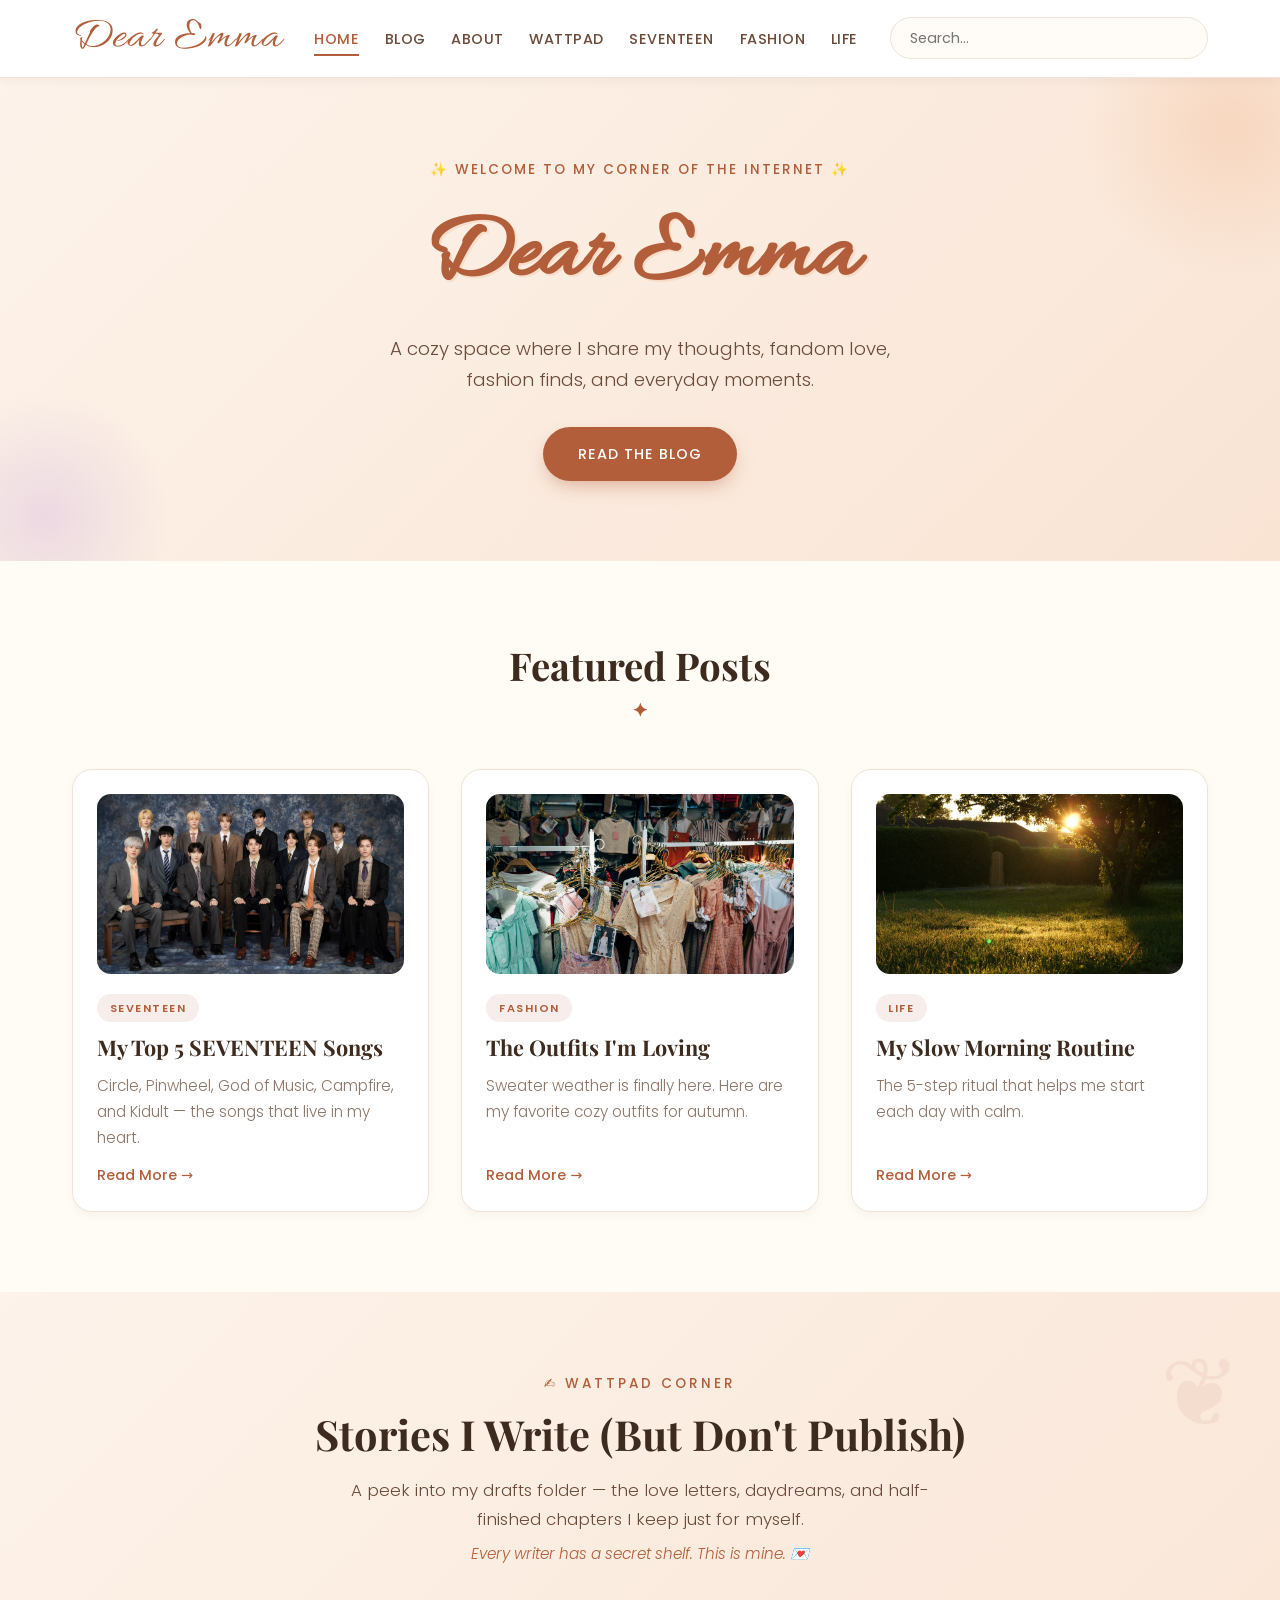
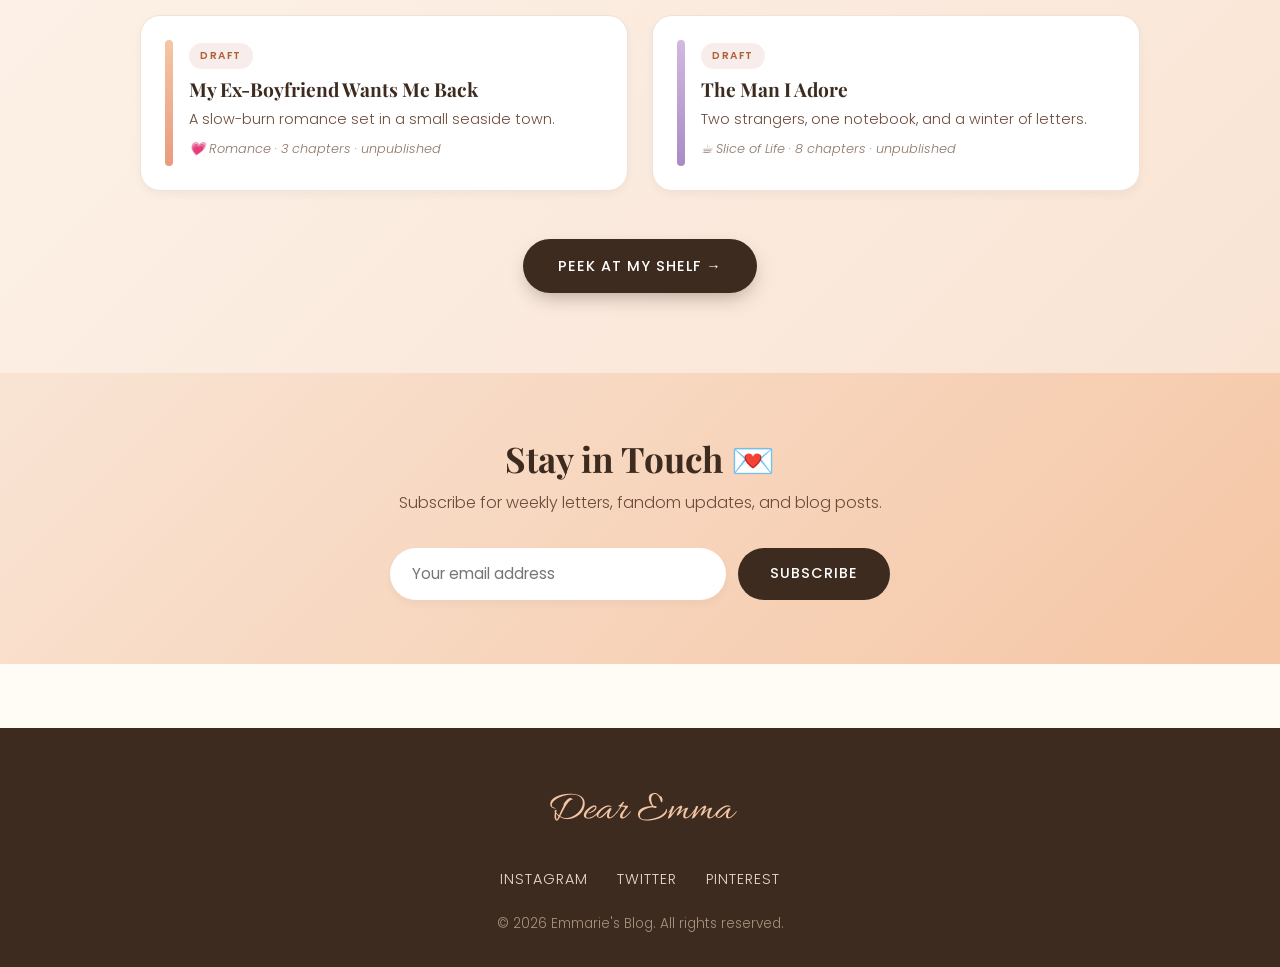
<file: index.html>
<!DOCTYPE html>
<html lang="en">
<head>
  <meta charset="UTF-8">
  <meta name="viewport" content="width=device-width, initial-scale=1.0">
  <title>Dear Emma — Home</title>
  <link rel="preconnect" href="https://fonts.googleapis.com">
  <link rel="preconnect" href="https://fonts.gstatic.com" crossorigin>
  <link href="https://fonts.googleapis.com/css2?family=Allura&family=Playfair+Display:wght@400;600;700&family=Poppins:wght@300;400;500;600&display=swap" rel="stylesheet">
  <link rel="stylesheet" href="style.css">
</head>
<body>

  <!-- ===== HEADER ===== -->
  <header class="site-header">
    <div class="header-inner">
      <a href="index.html" class="logo">Dear Emma</a>

      <nav class="main-nav">
        <ul>
          <li><a href="index.html">Home</a></li>
          <li><a href="blog.html">Blog</a></li>
          <li><a href="about.html">About</a></li>
          <li><a href="wattpad.html">Wattpad</a></li>
          <li><a href="seventeen.html">SEVENTEEN</a></li>
          <li><a href="fashion.html">Fashion</a></li>
          <li><a href="life.html">Life</a></li>
        </ul>
      </nav>

      <div class="search-box">
        <input type="text" placeholder="Search...">
      </div>
    </div>
  </header>

  <!-- ===== HERO ===== -->
  <section class="hero">
    <div class="hero-content">
      <p class="hero-tag">✨ Welcome to my corner of the internet ✨</p>
      <h1>Dear Emma</h1>
      <p class="hero-sub">A cozy space where I share my thoughts, fandom love, fashion finds, and everyday moments.</p>
      <a href="blog.html" class="btn">Read the Blog</a>
    </div>
  </section>

  <!-- ===== FEATURED POSTS ===== -->
  <section class="featured">
    <h2 class="section-title">Featured Posts</h2>

    <div class="post-grid">

      <article class="post-card">
        <img src="images/seventeen-boy-band-3840x2160-22915.jpg" alt="SEVENTEEN" class="post-img">
        <span class="tag">SEVENTEEN</span>
        <h3>My Top 5 SEVENTEEN Songs</h3>
        <p>Circle, Pinwheel, God of Music, Campfire, and Kidult — the songs that live in my heart.</p>
        <a href="seventeen.html" class="read-more">Read More →</a>
      </article>

      <article class="post-card">
        <img src="images/fashion.jpg" alt="Cozy autumn outfit" class="post-img">
        <span class="tag">FASHION</span>
        <h3>The Outfits I'm Loving</h3>
        <p>Sweater weather is finally here. Here are my favorite cozy outfits for autumn.</p>
        <a href="fashion.html" class="read-more">Read More →</a>
      </article>

      <article class="post-card">
        <img src="images/morning.jpg" alt="Cozy morning coffee" class="post-img">
        <span class="tag">LIFE</span>
        <h3>My Slow Morning Routine</h3>
        <p>The 5-step ritual that helps me start each day with calm.</p>
        <a href="life.html" class="read-more">Read More →</a>
      </article>

    </div>
  </section>

  <!-- ===== WATTPAD CORNER ===== -->
  <section class="wattpad-corner">
    <div class="wattpad-inner">

      <div class="wattpad-text">
        <p class="wattpad-label">✍️ Wattpad Corner</p>
        <h2 class="wattpad-title">Stories I Write (But Don't Publish)</h2>
        <p class="wattpad-sub">A peek into my drafts folder — the love letters, daydreams, and half-finished chapters I keep just for myself.</p>
        <p class="wattpad-note">Every writer has a secret shelf. This is mine. 💌</p>
      </div>

      <div class="wattpad-shelf">
        <div class="story-card">
          <div class="story-spine" style="background: linear-gradient(180deg, #f5c6a5, #e89b7d);"></div>
          <div class="story-info">
            <span class="story-status">draft</span>
            <h3>My Ex-Boyfriend Wants Me Back</h3>
            <p>A slow-burn romance set in a small seaside town.</p>
            <p class="story-meta">💗 Romance · 3 chapters · unpublished</p>
          </div>
        </div>

        <div class="story-card">
          <div class="story-spine" style="background: linear-gradient(180deg, #d4b8e0, #a88bc4);"></div>
          <div class="story-info">
            <span class="story-status">draft</span>
            <h3>The Man I Adore</h3>
            <p>Two strangers, one notebook, and a winter of letters.</p>
            <p class="story-meta">☕ Slice of Life · 8 chapters · unpublished</p>
          </div>
        </div>
      </div>

      <a href="wattpad.html" class="wattpad-btn">Peek at My Shelf →</a>
    </div>
  </section>

  <!-- ===== NEWSLETTER ===== -->
  <section class="newsletter">
    <h2>Stay in Touch 💌</h2>
    <p>Subscribe for weekly letters, fandom updates, and blog posts.</p>
    <form class="newsletter-form">
      <input type="email" placeholder="Your email address" required>
      <button type="submit">Subscribe</button>
    </form>
  </section>

  <!-- ===== FOOTER ===== -->
  <footer class="site-footer">
    <div class="footer-inner">
      <a href="index.html" class="footer-logo">Dear Emma</a>
      <ul class="socials">
        <li><a href="#">Instagram</a></li>
        <li><a href="#">Twitter</a></li>
        <li><a href="#">Pinterest</a></li>
      </ul>
      <p>&copy; 2026 Emmarie's Blog. All rights reserved.</p>
    </div>
  </footer>

  <script src="script.js"></script>
</body>
</html>
</file>
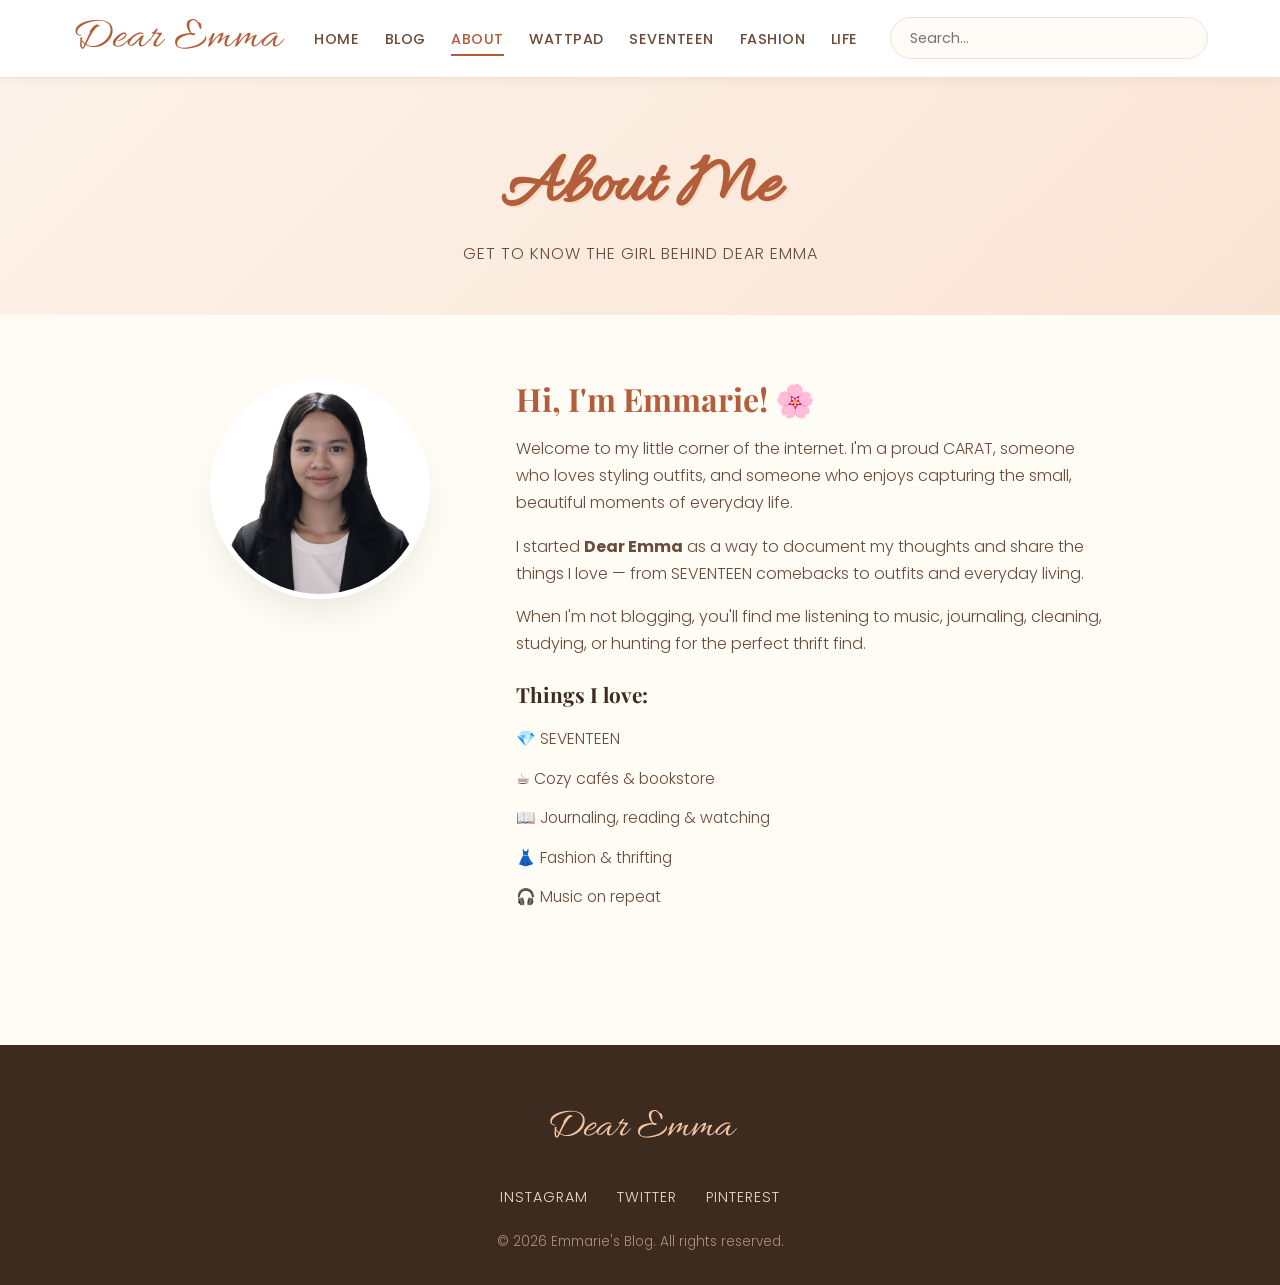
<file: about.html>
<!DOCTYPE html>
<html lang="en">
<head>
  <meta charset="UTF-8">
  <meta name="viewport" content="width=device-width, initial-scale=1.0">
  <title>Dear Emma — About</title>
  <link rel="preconnect" href="https://fonts.googleapis.com">
  <link rel="preconnect" href="https://fonts.gstatic.com" crossorigin>
  <link href="https://fonts.googleapis.com/css2?family=Allura&family=Playfair+Display:wght@400;600;700&family=Poppins:wght@300;400;500;600&display=swap" rel="stylesheet">
  <link rel="stylesheet" href="style.css">
</head>
<body>

  <header class="site-header">
    <div class="header-inner">
      <a href="index.html" class="logo">Dear Emma</a>
      <nav class="main-nav">
        <ul>
          <ul>
          <li><a href="index.html">Home</a></li>
          <li><a href="blog.html">Blog</a></li>
          <li><a href="about.html">About</a></li>
          <li><a href="wattpad.html">Wattpad</a></li>
          <li><a href="seventeen.html">SEVENTEEN</a></li>
          <li><a href="fashion.html">Fashion</a></li>
          <li><a href="life.html">Life</a></li>
        </ul>
      </nav>
      <div class="search-box">
        <input type="text" placeholder="Search...">
      </div>
    </div>
  </header>

  <section class="page-header">
    <h1>About Me</h1>
    <p>Get to know the girl behind Dear Emma</p>
  </section>

  <section class="about-section">
    <div class="about-container">
      <div class="about-image">
        <!-- ✅ IMAGE ADDED HERE -->
        <img src="images/emma.jpg" 
             alt="Portrait of Emmarie, the writer behind Dear Emma" 
             class="avatar">
      </div>
      <div class="about-text">
        <h2>Hi, I'm Emmarie! 🌸</h2>
        <p>Welcome to my little corner of the internet. I'm a proud CARAT, someone who loves styling outfits, and someone who enjoys capturing the small, beautiful moments of everyday life.</p>
        <p>I started <strong>Dear Emma</strong> as a way to document my thoughts and share the things I love — from SEVENTEEN comebacks to outfits and everyday living.</p>
        <p>When I'm not blogging, you'll find me listening to music, journaling, cleaning, studying, or hunting for the perfect thrift find.</p>

        <h3>Things I love:</h3>
        <ul class="love-list">
          <li>💎 SEVENTEEN</li>
          <li>☕ Cozy cafés & bookstore</li>
          <li>📖 Journaling, reading & watching</li>
          <li>👗 Fashion & thrifting</li>
          <li>🎧 Music on repeat</li>
        </ul>
      </div>
    </div>
  </section>

  <footer class="site-footer">
    <div class="footer-inner">
      <a href="index.html" class="footer-logo">Dear Emma</a>
      <ul class="socials">
        <li><a href="#">Instagram</a></li>
        <li><a href="#">Twitter</a></li>
        <li><a href="#">Pinterest</a></li>
      </ul>
      <p>&copy; 2026 Emmarie's Blog. All rights reserved.</p>
    </div>
  </footer>
  <script src="script.js"></script>
</body>
</html>
</file>
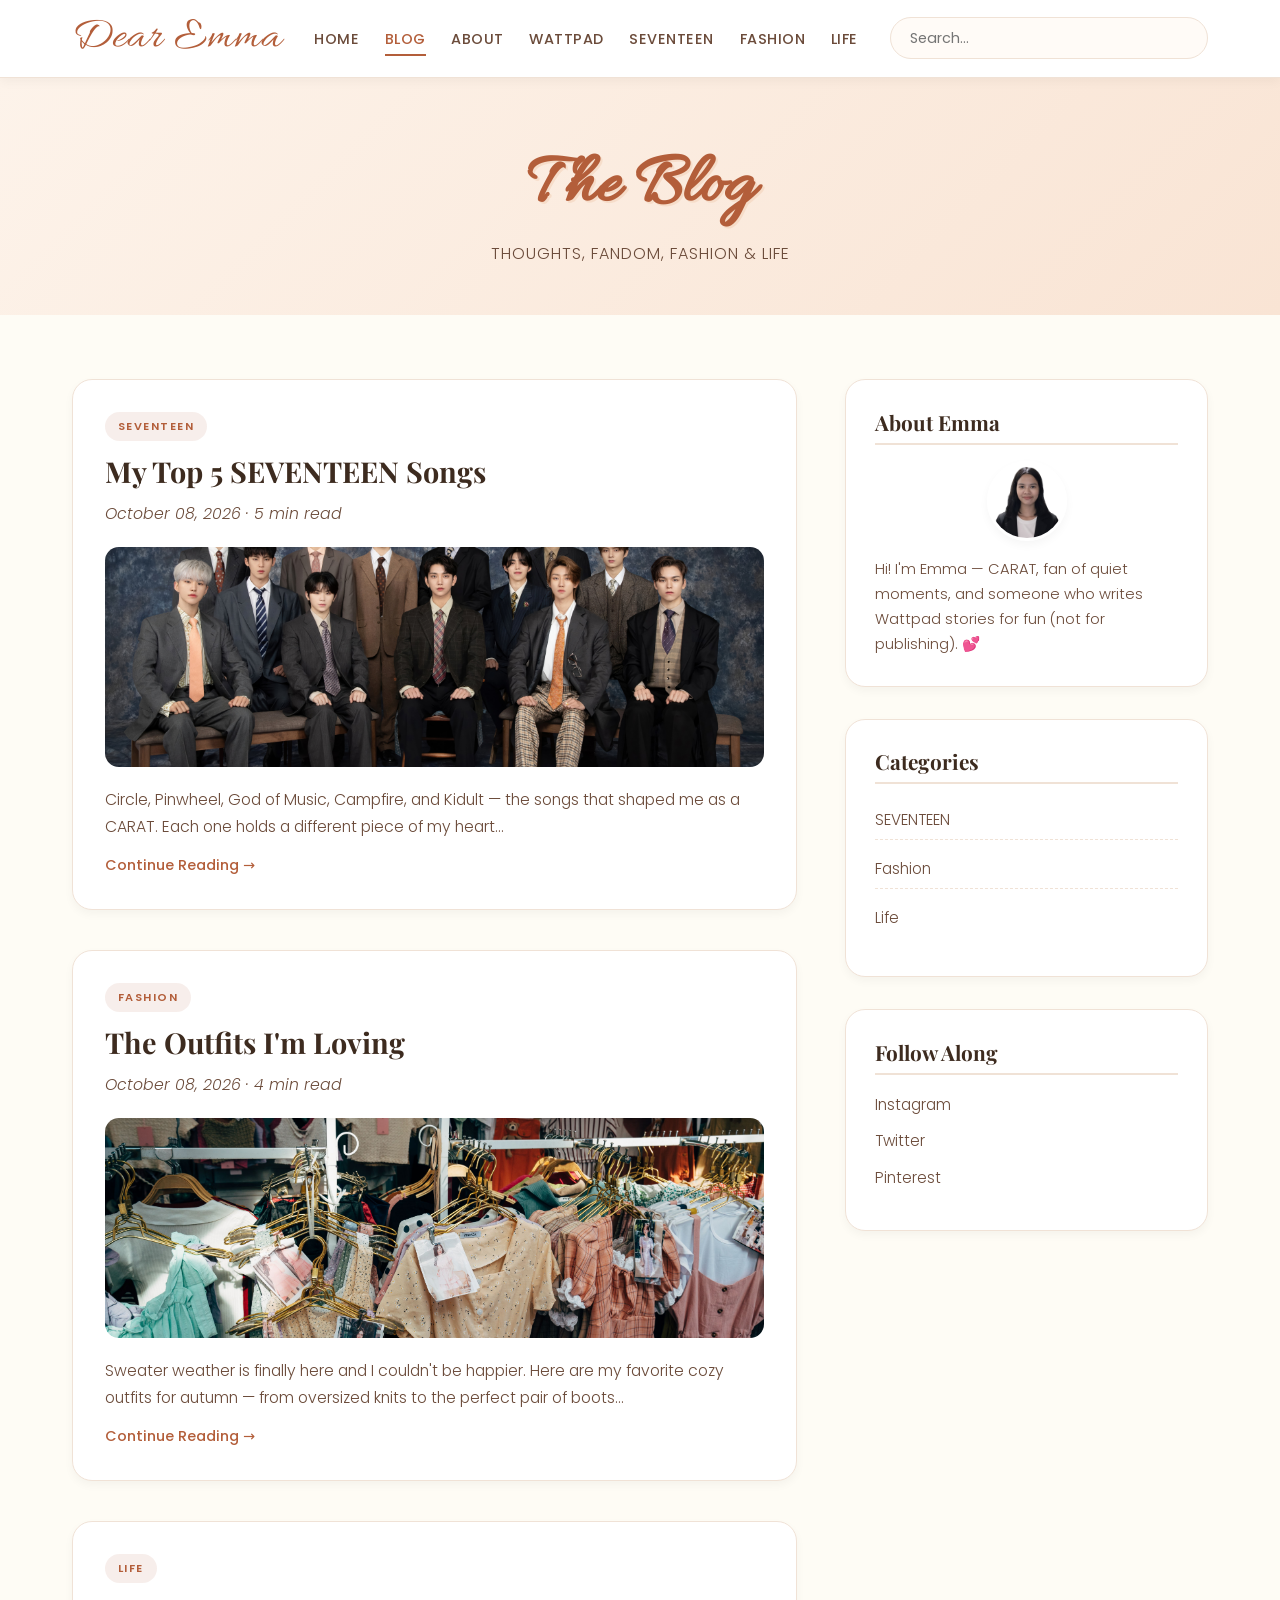
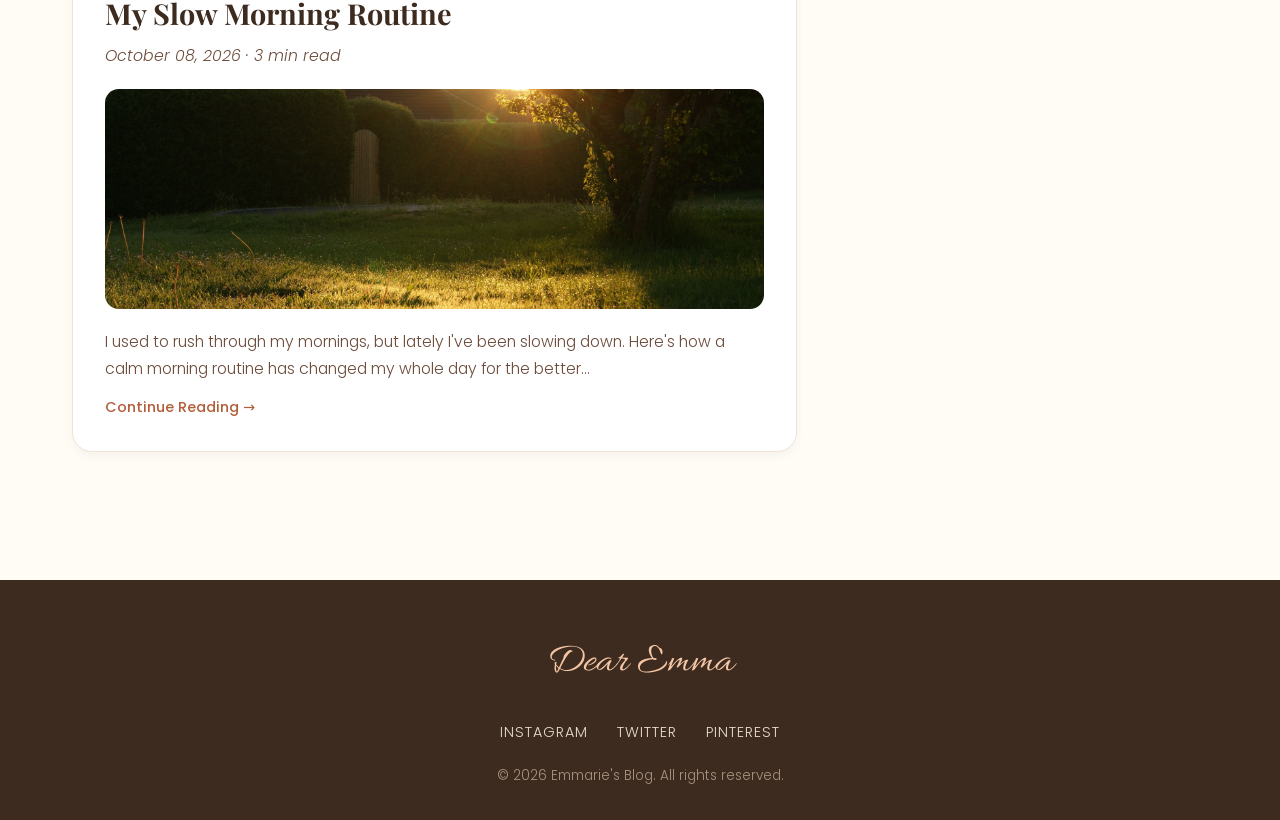
<file: blog.html>
<!DOCTYPE html>
<html lang="en">
<head>
  <meta charset="UTF-8">
  <meta name="viewport" content="width=device-width, initial-scale=1.0">
  <title>Dear Emma — Blog</title>
  <link rel="preconnect" href="https://fonts.googleapis.com">
  <link rel="preconnect" href="https://fonts.gstatic.com" crossorigin>
  <link href="https://fonts.googleapis.com/css2?family=Allura&family=Playfair+Display:wght@400;600;700&family=Poppins:wght@300;400;500;600&display=swap" rel="stylesheet">
  <link rel="stylesheet" href="style.css">
</head>
<body>

  <header class="site-header">
    <div class="header-inner">
      <a href="index.html" class="logo">Dear Emma</a>
      <nav class="main-nav">
        <ul>
          <li><a href="index.html">Home</a></li>
          <li><a href="blog.html" class="active">Blog</a></li>
          <li><a href="about.html">About</a></li>
          <li><a href="wattpad.html">Wattpad</a></li>
          <li><a href="seventeen.html">SEVENTEEN</a></li>
          <li><a href="fashion.html">Fashion</a></li>
          <li><a href="life.html">Life</a></li>
        </ul>
      </nav>
      <div class="search-box">
        <input type="text" placeholder="Search...">
      </div>
    </div>
  </header>

  <section class="page-header">
    <h1>The Blog</h1>
    <p>Thoughts, fandom, fashion & life</p>
  </section>

  <section class="blog-section">
    <div class="blog-layout">

      <!-- MAIN POSTS -->
      <div class="posts-column">

        <article class="blog-post">
          <span class="tag">SEVENTEEN</span>
          <h2>My Top 5 SEVENTEEN Songs</h2>
          <p class="post-meta">October 08, 2026 · 5 min read</p>
          <img src="images/seventeen-boy-band-3840x2160-22915.jpg" alt="SEVENTEEN" class="post-image">
          <p>Circle, Pinwheel, God of Music, Campfire, and Kidult — the songs that shaped me as a CARAT. Each one holds a different piece of my heart...</p>
          <a href="seventeen.html" class="read-more">Continue Reading →</a>
        </article>

        <article class="blog-post">
          <span class="tag">FASHION</span>
          <h2>The Outfits I'm Loving</h2>
          <p class="post-meta">October 08, 2026 · 4 min read</p>
          <img src="images/fashion.jpg" alt="Cozy autumn outfit flatlay" class="post-image">
          <p>Sweater weather is finally here and I couldn't be happier. Here are my favorite cozy outfits for autumn — from oversized knits to the perfect pair of boots...</p>
          <a href="fashion.html" class="read-more">Continue Reading →</a>
        </article>

        <article class="blog-post">
          <span class="tag">LIFE</span>
          <h2>My Slow Morning Routine</h2>
          <p class="post-meta">October 08, 2026 · 3 min read</p>
          <img src="images/morning.jpg" alt="Cozy morning coffee scene" class="post-image">
          <p>I used to rush through my mornings, but lately I've been slowing down. Here's how a calm morning routine has changed my whole day for the better...</p>
          <a href="life.html" class="read-more">Continue Reading →</a>
        </article>

      </div>

      <!-- SIDEBAR -->
      <aside class="sidebar">
        <div class="widget">
          <h3>About Emma</h3>
          <img src="images/emma.jpg" alt="Emmarie" class="mini-avatar">
          <p>Hi! I'm Emma — CARAT, fan of quiet moments, and someone who writes Wattpad stories for fun (not for publishing). 💕</p>
        </div>

        <div class="widget">
          <h3>Categories</h3>
          <ul class="category-list">
            <li><a href="seventeen.html">SEVENTEEN</a></li>
            <li><a href="fashion.html">Fashion</a></li>
            <li><a href="life.html">Life</a></li>
          </ul>
        </div>

        <div class="widget">
          <h3>Follow Along</h3>
          <ul class="socials-list">
            <li><a href="#">Instagram</a></li>
            <li><a href="#">Twitter</a></li>
            <li><a href="#">Pinterest</a></li>
          </ul>
        </div>
      </aside>

    </div>
  </section>

  <footer class="site-footer">
    <div class="footer-inner">
      <a href="index.html" class="footer-logo">Dear Emma</a>
      <ul class="socials">
        <li><a href="#">Instagram</a></li>
        <li><a href="#">Twitter</a></li>
        <li><a href="#">Pinterest</a></li>
      </ul>
      <p>&copy; 2026 Emmarie's Blog. All rights reserved.</p>
    </div>
  </footer>

  <script src="script.js"></script>
</body>
</html>
</file>
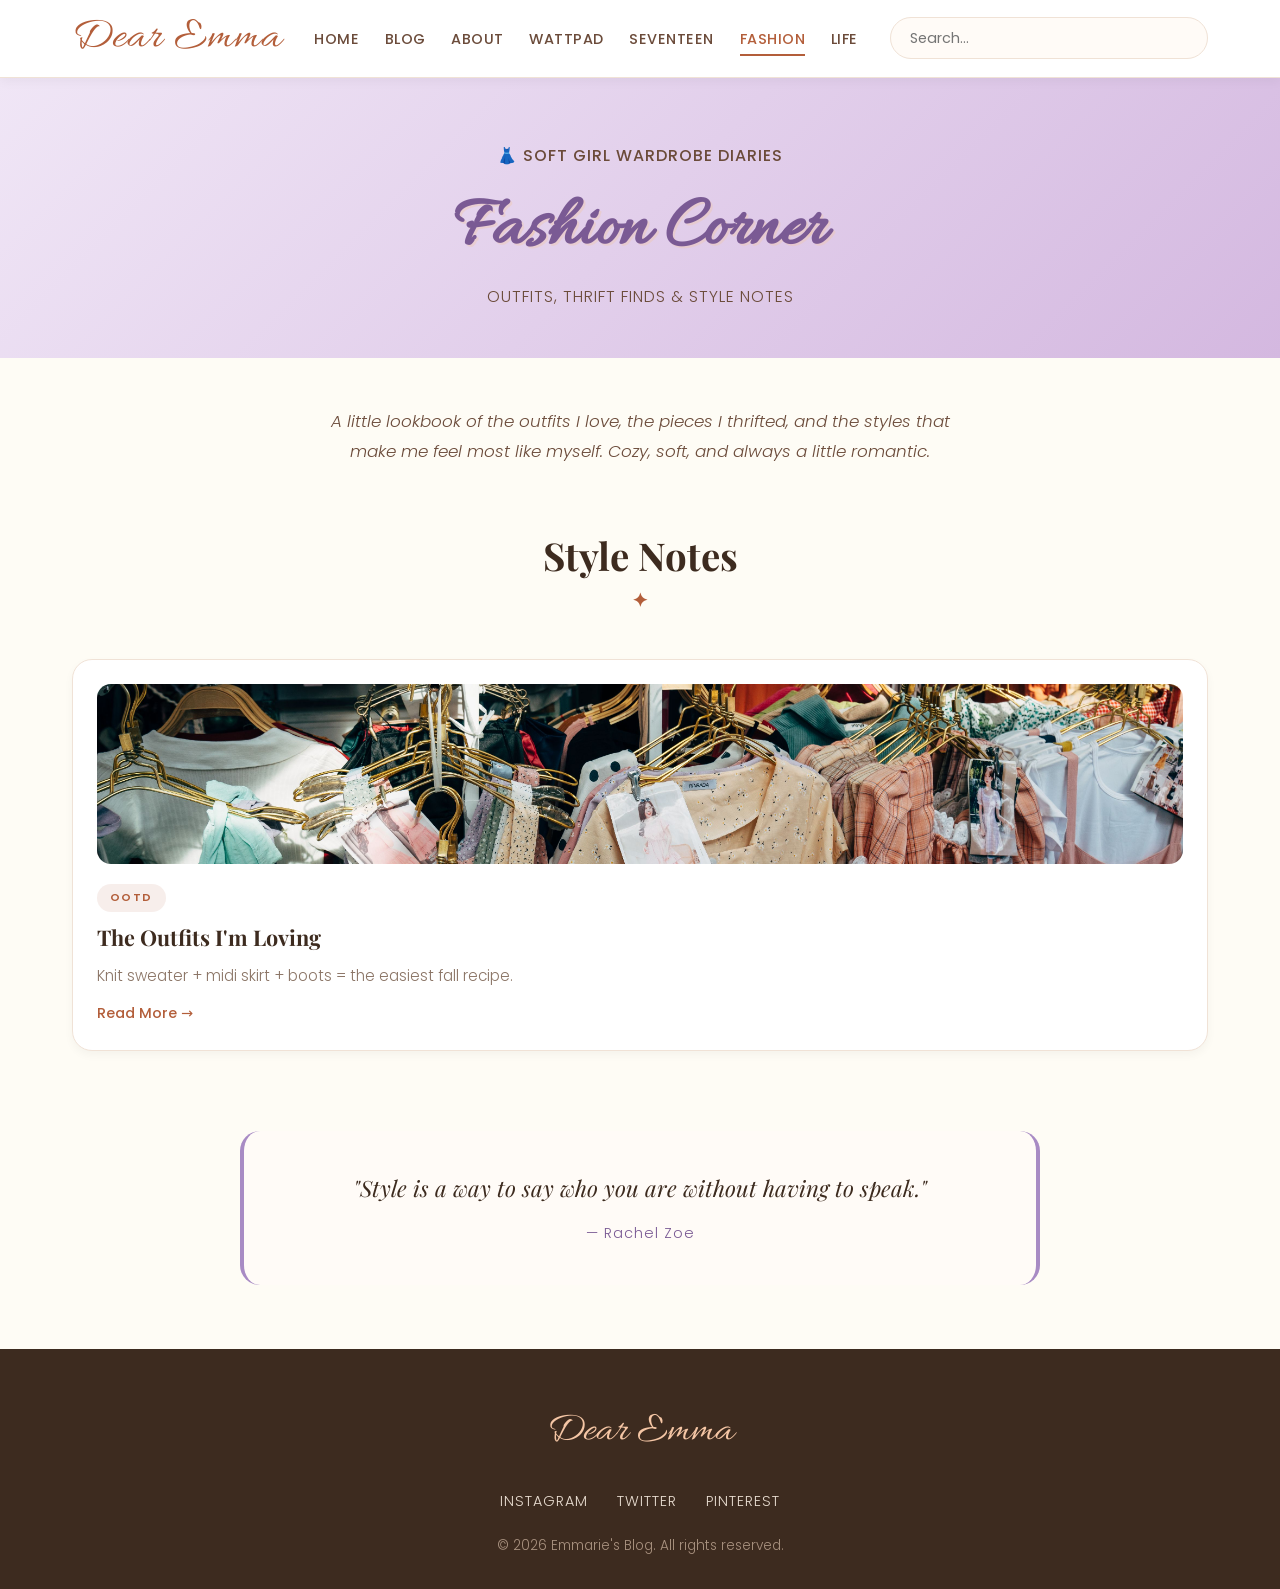
<file: fashion.html>
<!DOCTYPE html>
<html lang="en">
<head>
  <meta charset="UTF-8">
  <meta name="viewport" content="width=device-width, initial-scale=1.0">
  <title>Dear Emma — Fashion</title>
  <link rel="preconnect" href="https://fonts.googleapis.com">
  <link rel="preconnect" href="https://fonts.gstatic.com" crossorigin>
  <link href="https://fonts.googleapis.com/css2?family=Allura&family=Playfair+Display:wght@400;600;700&family=Poppins:wght@300;400;500;600&display=swap" rel="stylesheet">
  <link rel="stylesheet" href="style.css">
</head>
<body>

  <header class="site-header">
    <div class="header-inner">
      <a href="index.html" class="logo">Dear Emma</a>
      <nav class="main-nav">
        <ul>
          <li><a href="index.html">Home</a></li>
          <li><a href="blog.html">Blog</a></li>
          <li><a href="about.html">About</a></li>
          <li><a href="wattpad.html">Wattpad</a></li>
          <li><a href="seventeen.html">SEVENTEEN</a></li>
          <li><a href="fashion.html" class="active">Fashion</a></li>
          <li><a href="life.html">Life</a></li>
        </ul>
      </nav>
      <div class="search-box">
        <input type="text" placeholder="Search...">
      </div>
    </div>
  </header>

  <section class="page-header fashion-header">
    <p class="hero-tag">👗 Soft girl wardrobe diaries</p>
    <h1>Fashion Corner</h1>
    <p>Outfits, thrift finds & style notes</p>
  </section>

  <section class="corner-intro">
    <p>
      A little lookbook of the outfits I love, the pieces I thrifted, and the
      styles that make me feel most like myself. Cozy, soft, and always a little romantic.
    </p>
  </section>

  <section class="corner-featured">
    <h2 class="section-title">Style Notes</h2>

    <div class="post-grid">

      <article class="post-card">
        <img src="images/fashion.jpg" alt="Autumn outfit flatlay" class="post-img">
        <span class="tag">OOTD</span>
        <h3>The Outfits I'm Loving</h3>
        <p>Knit sweater + midi skirt + boots = the easiest fall recipe.</p>
        <a href="#" class="read-more">Read More →</a>
      </article>
  </section>

  <section class="corner-quote fashion-quote">
    <blockquote>
      "Style is a way to say who you are without having to speak."
      <cite>— Rachel Zoe</cite>
    </blockquote>
  </section>

  <footer class="site-footer">
    <div class="footer-inner">
      <a href="index.html" class="footer-logo">Dear Emma</a>
      <ul class="socials">
        <li><a href="#">Instagram</a></li>
        <li><a href="#">Twitter</a></li>
        <li><a href="#">Pinterest</a></li>
      </ul>
      <p>&copy; 2026 Emmarie's Blog. All rights reserved.</p>
    </div>
  </footer>

  <script src="script.js"></script>
</body>
</html>
</file>
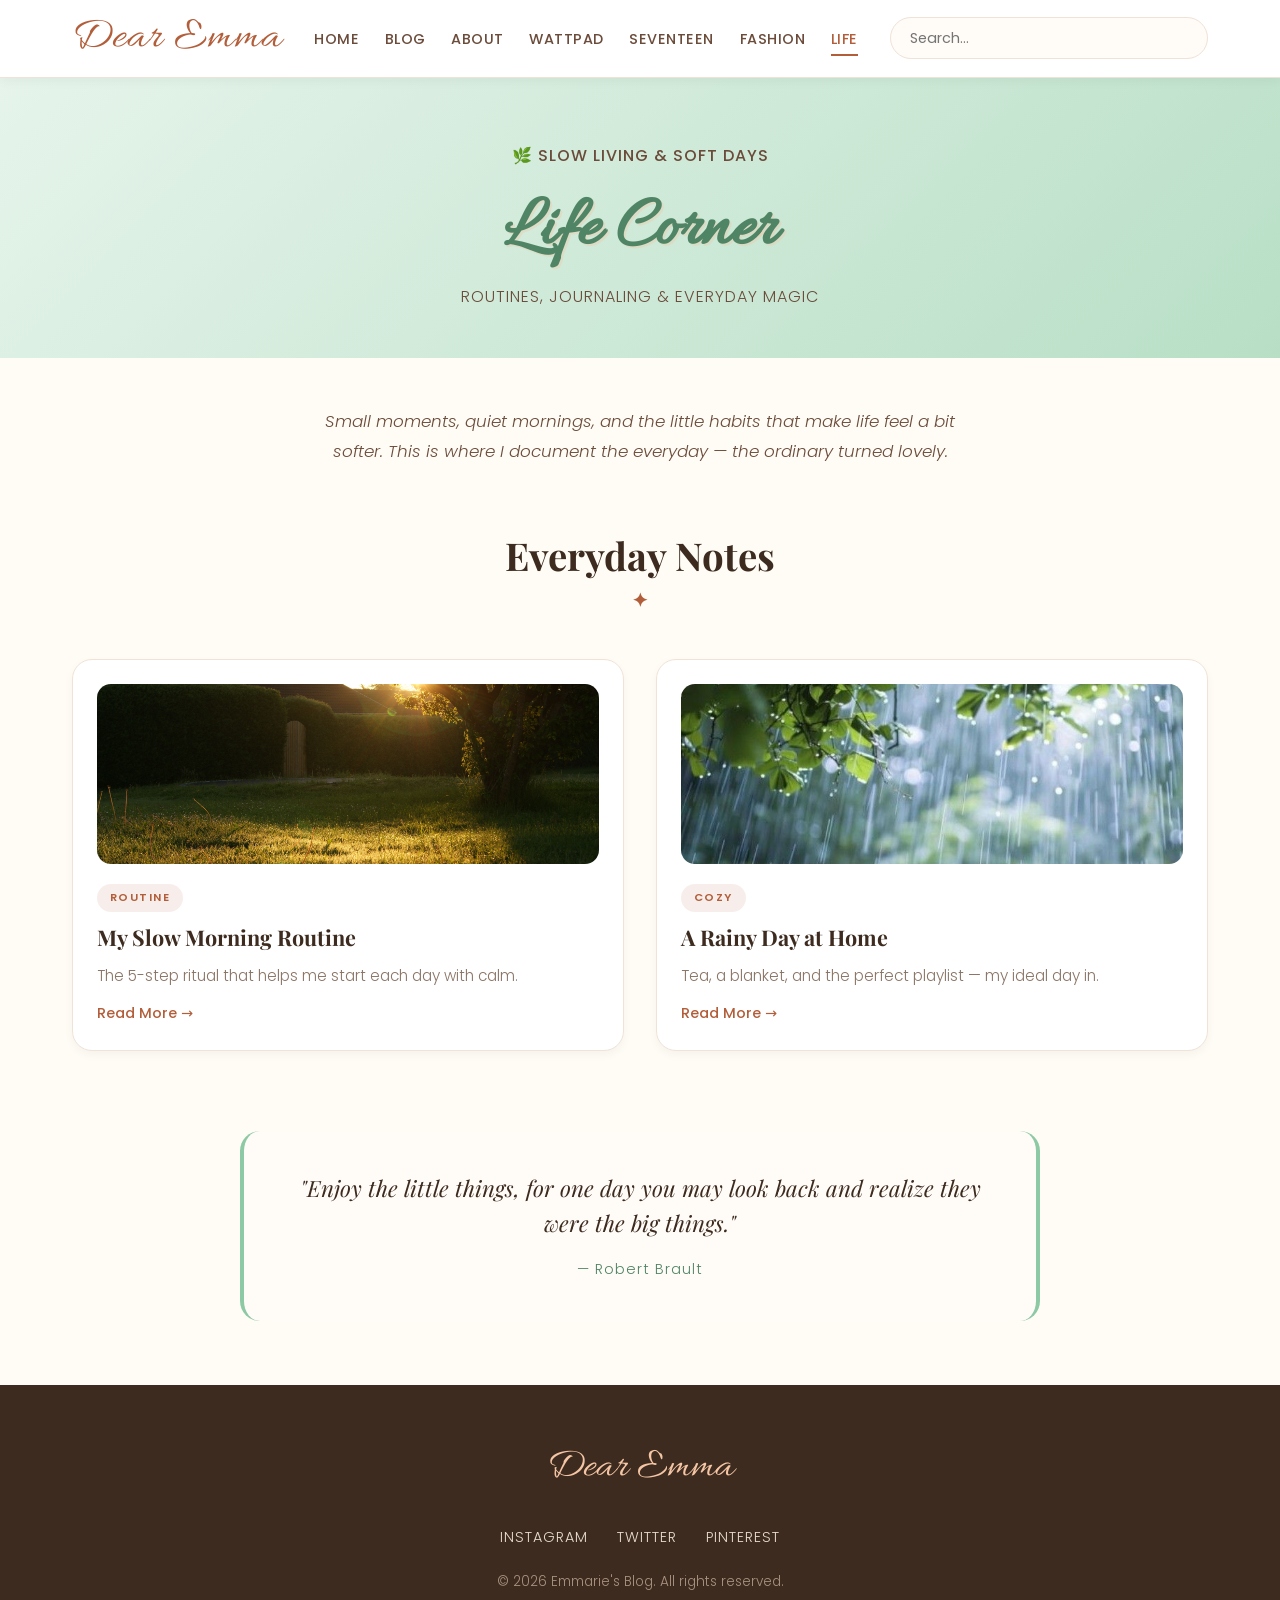
<file: life.html>
<!DOCTYPE html>
<html lang="en">
<head>
  <meta charset="UTF-8">
  <meta name="viewport" content="width=device-width, initial-scale=1.0">
  <title>Dear Emma — Life</title>
  <link rel="preconnect" href="https://fonts.googleapis.com">
  <link rel="preconnect" href="https://fonts.gstatic.com" crossorigin>
  <link href="https://fonts.googleapis.com/css2?family=Allura&family=Playfair+Display:wght@400;600;700&family=Poppins:wght@300;400;500;600&display=swap" rel="stylesheet">
  <link rel="stylesheet" href="style.css">
</head>
<body>

  <header class="site-header">
    <div class="header-inner">
      <a href="index.html" class="logo">Dear Emma</a>
      <nav class="main-nav">
        <ul>
          <li><a href="index.html">Home</a></li>
          <li><a href="blog.html">Blog</a></li>
          <li><a href="about.html">About</a></li>
          <li><a href="wattpad.html">Wattpad</a></li>
          <li><a href="seventeen.html">SEVENTEEN</a></li>
          <li><a href="fashion.html">Fashion</a></li>
          <li><a href="life.html" class="active">Life</a></li>
        </ul>
      </nav>
      <div class="search-box">
        <input type="text" placeholder="Search...">
      </div>
    </div>
  </header>

  <section class="page-header life-header">
    <p class="hero-tag">🌿 Slow living & soft days</p>
    <h1>Life Corner</h1>
    <p>Routines, journaling & everyday magic</p>
  </section>

  <section class="corner-intro">
    <p>
      Small moments, quiet mornings, and the little habits that make life feel
      a bit softer. This is where I document the everyday — the ordinary turned lovely.
    </p>
  </section>

  <section class="corner-featured">
    <h2 class="section-title">Everyday Notes</h2>

    <div class="post-grid">

      <article class="post-card">
        <img src="images/morning.jpg" alt="Morning coffee" class="post-img">
        <span class="tag">ROUTINE</span>
        <h3>My Slow Morning Routine</h3>
        <p>The 5-step ritual that helps me start each day with calm.</p>
        <a href="#" class="read-more">Read More →</a>
      </article>

      <article class="post-card">
        <img src="images/rainy.jpg" alt="Rainy day at home" class="post-img">
        <span class="tag">COZY</span>
        <h3>A Rainy Day at Home</h3>
        <p>Tea, a blanket, and the perfect playlist — my ideal day in.</p>
        <a href="#" class="read-more">Read More →</a>
      </article>

    </div>
  </section>

  <section class="corner-quote life-quote">
    <blockquote>
      "Enjoy the little things, for one day you may look back and realize they were the big things."
      <cite>— Robert Brault</cite>
    </blockquote>
  </section>

  <footer class="site-footer">
    <div class="footer-inner">
      <a href="index.html" class="footer-logo">Dear Emma</a>
      <ul class="socials">
        <li><a href="#">Instagram</a></li>
        <li><a href="#">Twitter</a></li>
        <li><a href="#">Pinterest</a></li>
      </ul>
      <p>&copy; 2026 Emmarie's Blog. All rights reserved.</p>
    </div>
  </footer>

  <script src="script.js"></script>
</body>
</html>
</file>
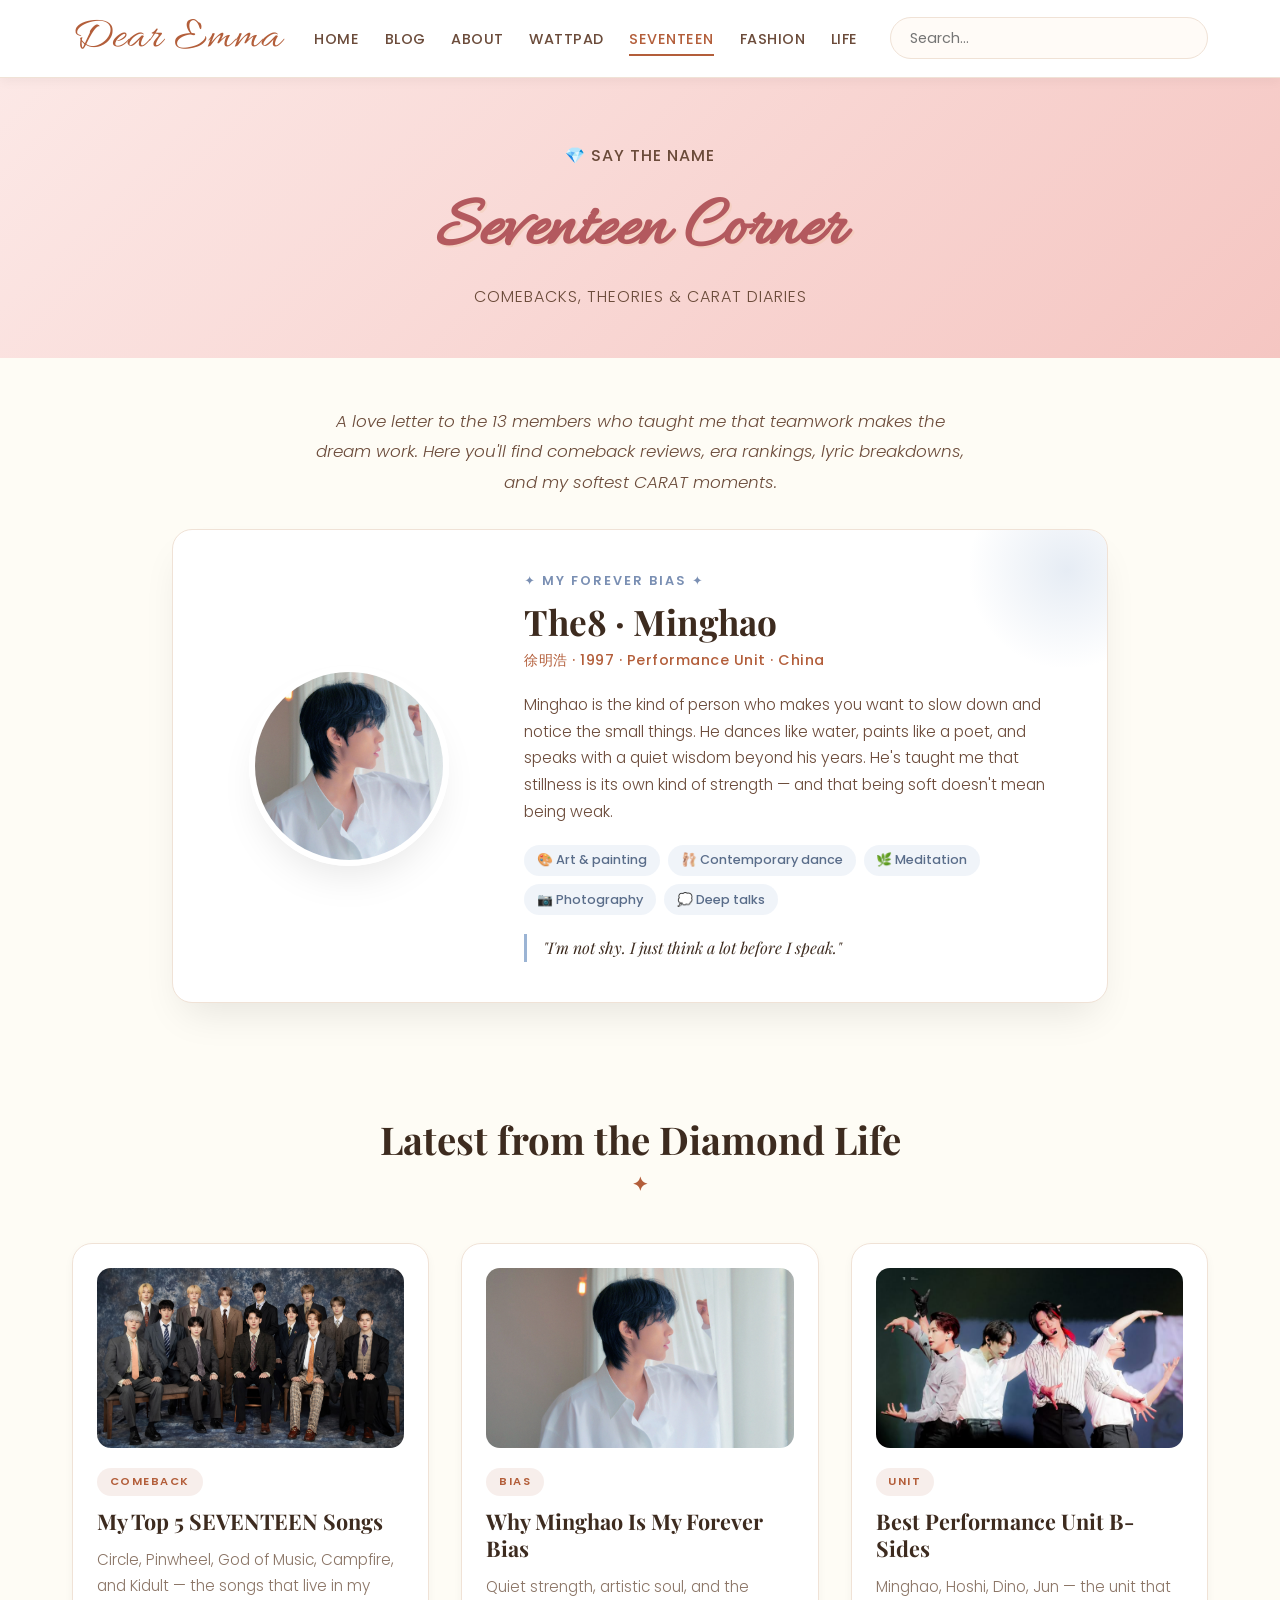
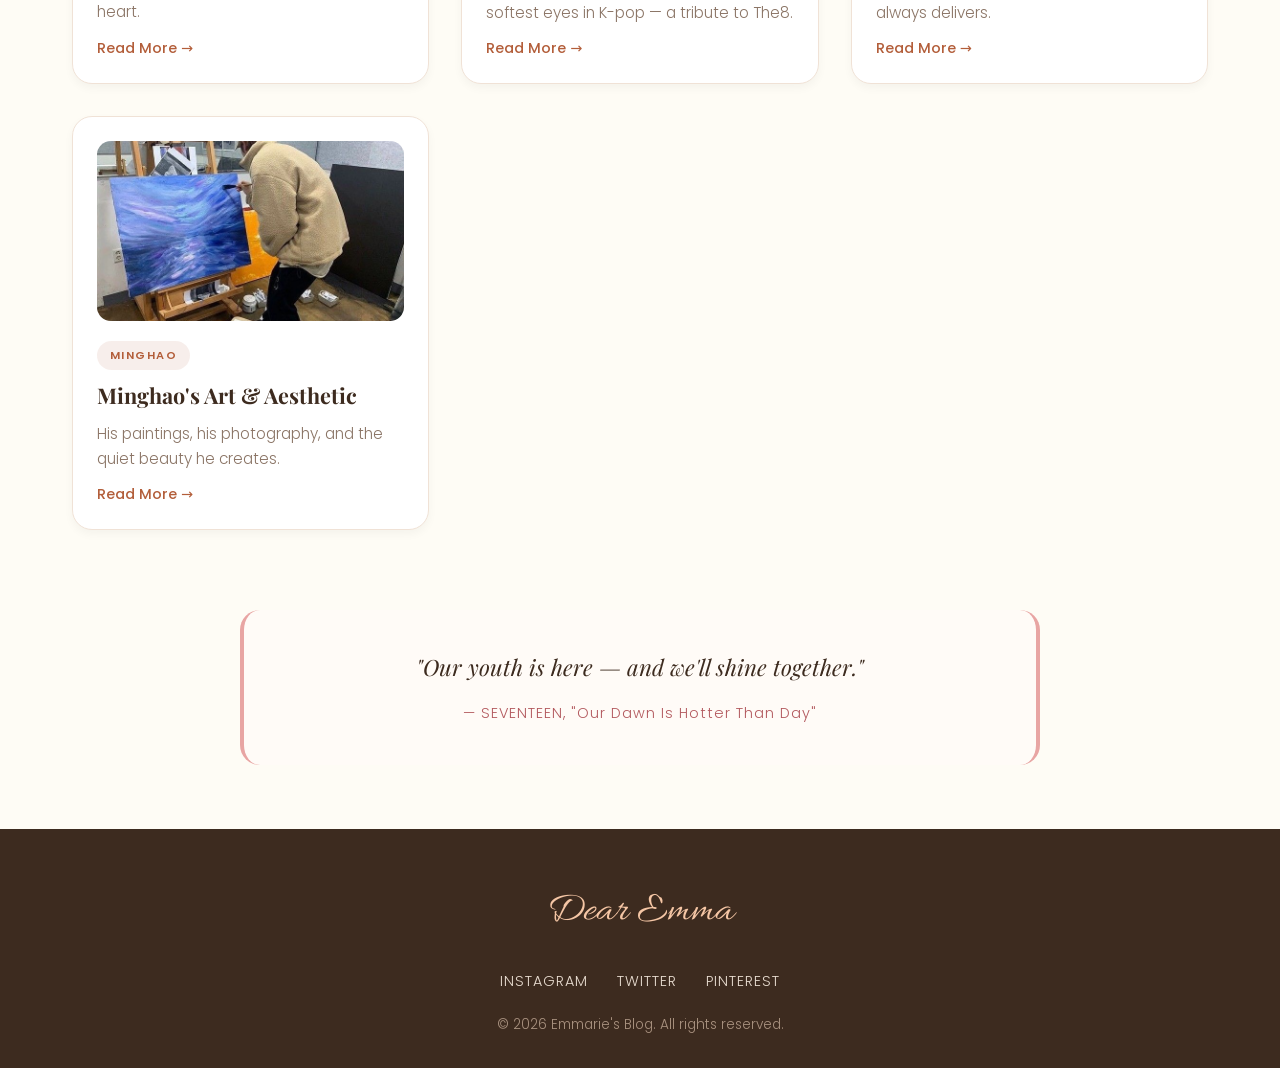
<file: seventeen.html>
<!DOCTYPE html>
<html lang="en">
<head>
  <meta charset="UTF-8">
  <meta name="viewport" content="width=device-width, initial-scale=1.0">
  <title>Dear Emma — SEVENTEEN Corner</title>
  <link rel="preconnect" href="https://fonts.googleapis.com">
  <link rel="preconnect" href="https://fonts.gstatic.com" crossorigin>
  <link href="https://fonts.googleapis.com/css2?family=Allura&family=Playfair+Display:wght@400;600;700&family=Poppins:wght@300;400;500;600&display=swap" rel="stylesheet">
  <link rel="stylesheet" href="style.css">
</head>
<body>

  <header class="site-header">
    <div class="header-inner">
      <a href="index.html" class="logo">Dear Emma</a>
      <nav class="main-nav">
        <ul>
          <li><a href="index.html">Home</a></li>
          <li><a href="blog.html">Blog</a></li>
          <li><a href="about.html">About</a></li>
          <li><a href="wattpad.html">Wattpad</a></li>
          <li><a href="seventeen.html" class="active">SEVENTEEN</a></li>
          <li><a href="fashion.html">Fashion</a></li>
          <li><a href="life.html">Life</a></li>
        </ul>
      </nav>
      <div class="search-box">
        <input type="text" placeholder="Search...">
      </div>
    </div>
  </header>

  <!-- ===== PAGE HEADER ===== -->
  <section class="page-header seventeen-header">
    <p class="hero-tag">💎 Say the name</p>
    <h1>Seventeen Corner</h1>
    <p>Comebacks, theories & CARAT diaries</p>
  </section>

  <!-- ===== INTRO ===== -->
  <section class="corner-intro">
    <p>
      A love letter to the 13 members who taught me that teamwork makes the dream work.
      Here you'll find comeback reviews, era rankings, lyric breakdowns, and my softest CARAT moments.
    </p>
  </section>

  <!-- ===== BIAS SPOTLIGHT ===== -->
  <section class="bias-spotlight">
    <div class="bias-card">
      <div class="bias-image">
        <img src="images/Minghao.jpg" 
             alt="Minghao (The8) of SEVENTEEN" 
             class="bias-avatar">
      </div>
      <div class="bias-info">
        <p class="bias-label">✦ My Forever Bias ✦</p>
        <h2>The8 · Minghao</h2>
        <p class="bias-sub">徐明浩 · 1997 · Performance Unit · China</p>
        <p class="bias-desc">
          Minghao is the kind of person who makes you want to slow down and notice the small things.
          He dances like water, paints like a poet, and speaks with a quiet wisdom beyond his years.
          He's taught me that stillness is its own kind of strength — and that being soft doesn't mean being weak.
        </p>
        <ul class="bias-tags">
          <li>🎨 Art & painting</li>
          <li>🩰 Contemporary dance</li>
          <li>🌿 Meditation</li>
          <li>📷 Photography</li>
          <li>💭 Deep talks</li>
        </ul>
        <p class="bias-quote">
          "I'm not shy. I just think a lot before I speak."
        </p>
      </div>
    </div>
  </section>

  <!-- ===== FEATURED POSTS ===== -->
  <section class="corner-featured">
    <h2 class="section-title">Latest from the Diamond Life</h2>

    <div class="post-grid">

      <article class="post-card">
        <img src="images/seventeen-boy-band-3840x2160-22915.jpg" alt="SEVENTEEN group" class="post-img">
        <span class="tag">COMEBACK</span>
        <h3>My Top 5 SEVENTEEN Songs</h3>
        <p>Circle, Pinwheel, God of Music, Campfire, and Kidult — the songs that live in my heart.</p>
        <button class="read-more" data-post="title-tracks">Read More →</button>
      </article>

      <article class="post-card">
        <img src="images/Minghao.jpg" alt="Minghao" class="post-img">
        <span class="tag">BIAS</span>
        <h3>Why Minghao Is My Forever Bias</h3>
        <p>Quiet strength, artistic soul, and the softest eyes in K-pop — a tribute to The8.</p>
        <button class="read-more" data-post="minghao">Read More →</button>
      </article>

      <article class="post-card">
        <img src="images/performanceunit.jpg" alt="Performance Unit" class="post-img">
        <span class="tag">UNIT</span>
        <h3>Best Performance Unit B-Sides</h3>
        <p>Minghao, Hoshi, Dino, Jun — the unit that always delivers.</p>
        <button class="read-more" data-post="performance">Read More →</button>
      </article>

      <article class="post-card">
        <img src="images/art.jpg" alt="Minghao's art" class="post-img">
        <span class="tag">MINGHAO</span>
        <h3>Minghao's Art & Aesthetic</h3>
        <p>His paintings, his photography, and the quiet beauty he creates.</p>
        <button class="read-more" data-post="art">Read More →</button>
      </article>

    </div>
  </section>

  <!-- ===== QUOTE ===== -->
  <section class="corner-quote seventeen-quote">
    <blockquote>
      "Our youth is here — and we'll shine together."
      <cite>— SEVENTEEN, "Our Dawn Is Hotter Than Day"</cite>
    </blockquote>
  </section>

  <!-- ============================================
       POST MODALS
       ============================================ -->

  <!-- MODAL 1: My Top 5 SEVENTEEN Songs (UPDATED with your favorites) -->
  <div class="modal" id="modal-title-tracks">
    <div class="modal-content">
      <button class="modal-close" aria-label="Close">&times;</button>
      <span class="tag">COMEBACK</span>
      <h2>My Top 5 SEVENTEEN Songs</h2>
      <p class="post-meta">October 08, 2026 · 5 min read · by Emmarie</p>
      <img src="images/seventeen-boy-band-3840x2160-22915.jpg" alt="SEVENTEEN" class="modal-image">

      <p>
        Every CARAT has their own list. And every CARAT will defend it with their whole heart.
        Mine is full of soft, emotional songs — the ones that feel like a warm hug, a late-night
        thought, or a quiet cry in the car. These five aren't just my favorites. They're the ones
        that shaped me.
      </p>

      <h3>1. "Circle"</h3>
      <p>
        This song is a spiritual experience. The lyrics, the vocals, the build — everything about
        "Circle" feels like a gentle reminder that we're all connected, that things come back around,
        that we're never truly alone. It makes me cry in the best way. It's my comfort song.
      </p>

      <h3>2. "Pinwheel"</h3>
      <p>
        There's something hauntingly beautiful about "Pinwheel." It's quiet, aching, and full of
        longing — the kind of song that sits with you long after it ends. The way it captures distance
        and waiting and love… it's a masterpiece. Nobody talks about it enough.
      </p>

      <h3>3. "God of Music"</h3>
      <p>
        My serotonin song. When I need to feel alive again, this is what I play. It's joy in musical
        form — bright, hopeful, and so full of love for what they do. It's the song that reminds me
        why I fell in love with SEVENTEEN in the first place.
      </p>

      <h3>4. "Campfire"</h3>
      <p>
        "Campfire" feels like sitting outside with the people you love, warm drinks in hand,
        watching the stars. It's simple and gentle, and it captures that feeling of peace you only
        get when you're completely safe with someone. It's a hug in song form.
      </p>

      <h3>5. "Kidult"</h3>
      <p>
        This one hurts in the most beautiful way. "Kidult" is about growing up without losing the
        child inside you — about being tired but still hopeful. Every time I hear it, I feel seen.
        It's the song I wish I could thank them for in person.
      </p>

      <blockquote>
        "Even when I'm tired, I won't give up — because the kid inside me still believes."
      </blockquote>

      <p>
        So that's my list. Circle, Pinwheel, God of Music, Campfire, and Kidult. If you know, you know. 💎
      </p>
    </div>
  </div>

  <!-- MODAL 2: Minghao Bias (UNCHANGED) -->
  <div class="modal" id="modal-minghao">
    <div class="modal-content">
      <button class="modal-close" aria-label="Close">&times;</button>
      <span class="tag">BIAS</span>
      <h2>Why Minghao Is My Forever Bias</h2>
      <p class="post-meta">October 08, 2026 · 5 min read · by Emmarie</p>
      <img src="images/Minghao.jpg" alt="Minghao" class="modal-image">
      <p>There's something about Minghao that feels like a deep breath. In a world that's always rushing, he moves at his own pace — and somehow that's the most magnetic thing about him.</p>
      <h3>The Dancer</h3>
      <p>Minghao dances like water. Not in a flashy or loud way, but in a way that feels inevitable — like the movement was always there, waiting to be shown. His contemporary solos hit differently because you can tell he's not performing for anyone. He's just feeling.</p>
      <h3>The Artist</h3>
      <p>His paintings, his photography, his eye for aesthetics — it all comes from the same place. He doesn't just see the world; he notices it. The small things. The quiet corners. The things most people walk past.</p>
      <blockquote>"I'm not shy. I just think a lot before I speak."</blockquote>
      <h3>The Savage</h3>
      <p>And then there's the side that made me absolutely fall in love: Minghao does not hold back. He'll roast a member with zero hesitation, deliver the driest comeback you've ever heard, and then go back to sipping his tea like nothing happened. He has this gift for saying exactly what everyone's thinking — but with the most deadpan face imaginable.</p>
      <p>His savage moments aren't mean — they're honest. He just refuses to perform politeness he doesn't feel. And there's something incredibly freeing about watching someone be that unapologetically himself.</p>
      <h3>The Person</h3>
      <p>What I love most about Minghao is that he doesn't try to be anything other than himself. He's soft without being weak. Quiet without being shy. Deep without being pretentious. Savage without being cruel. He's taught me that stillness is its own kind of strength — and that sharp honesty is its own kind of love. 💙🌙</p>
    </div>
  </div>

  <!-- MODAL 3: Performance Unit (UNCHANGED) -->
  <div class="modal" id="modal-performance">
    <div class="modal-content">
      <button class="modal-close" aria-label="Close">&times;</button>
      <span class="tag">UNIT</span>
      <h2>Best Performance Unit B-Sides</h2>
      <p class="post-meta">October 08, 2026 · 4 min read · by Emmarie</p>
      <img src="images/performanceunit.jpg" alt="Performance Unit" class="modal-image">
      <p>The Performance Unit — Hoshi, Jun, Minghao, and Dino — is where SEVENTEEN's artistry truly shines. Their B-sides are often quieter, moodier, and more experimental than the title tracks, and that's exactly why I love them.</p>
      <h3>My Top Picks</h3>
      <p><strong>1. "Spider" (Hoshi solo)</strong> — dark, cinematic, and impossibly cool.</p>
      <p><strong>2. "Wave" (Jun solo)</strong> — dreamy and gentle, like floating.</p>
      <p><strong>3. "Side By Side" (The8 solo)</strong> — Minghao's softest, most personal track.</p>
      <p><strong>4. "Wait" (Dino solo)</strong> — funky and confident, Dino at his best.</p>
      <p><strong>5. "Highlight" (Performance Team)</strong> — the original, the classic, the one that made me love this unit.</p>
      <p>These songs aren't just performances — they're little films. 🩰</p>
    </div>
  </div>

  <!-- MODAL 4: Minghao Art (UNCHANGED) -->
  <div class="modal" id="modal-art">
    <div class="modal-content">
      <button class="modal-close" aria-label="Close">&times;</button>
      <span class="tag">MINGHAO</span>
      <h2>Minghao's Art & Aesthetic</h2>
      <p class="post-meta">October 08, 2026 · 3 min read · by Emmarie</p>
      <img src="images/art.jpg" alt="Minghao's art" class="modal-image">
      <p>Minghao doesn't just create — he observes. His paintings, his photography, and even his fashion choices all share the same quiet, thoughtful energy. Nothing is loud. Nothing is rushed. Everything is intentional.</p>
      <h3>What I Love Most</h3>
      <p>His paintings often use soft, muted tones — blues, creams, and dusty pinks. They feel like memories rather than images, like something you almost remember from a dream.</p>
      <p>His photography is the same. He captures small moments — a shadow on a wall, a cup of tea, a quiet street — and somehow makes them feel important. That's a rare gift.</p>
      <blockquote>"Art is how I talk to myself." — Minghao</blockquote>
      <p>Whenever I feel overwhelmed, I look at his art and I feel calmer. That's the effect his work has. It slows you down. It makes you breathe. 🎨🌙</p>
    </div>
  </div>

  <footer class="site-footer">
    <div class="footer-inner">
      <a href="index.html" class="footer-logo">Dear Emma</a>
      <ul class="socials">
        <li><a href="#">Instagram</a></li>
        <li><a href="#">Twitter</a></li>
        <li><a href="#">Pinterest</a></li>
      </ul>
      <p>&copy; 2026 Emmarie's Blog. All rights reserved.</p>
    </div>
  </footer>

  <script src="script.js"></script>
</body>
</html>
</file>
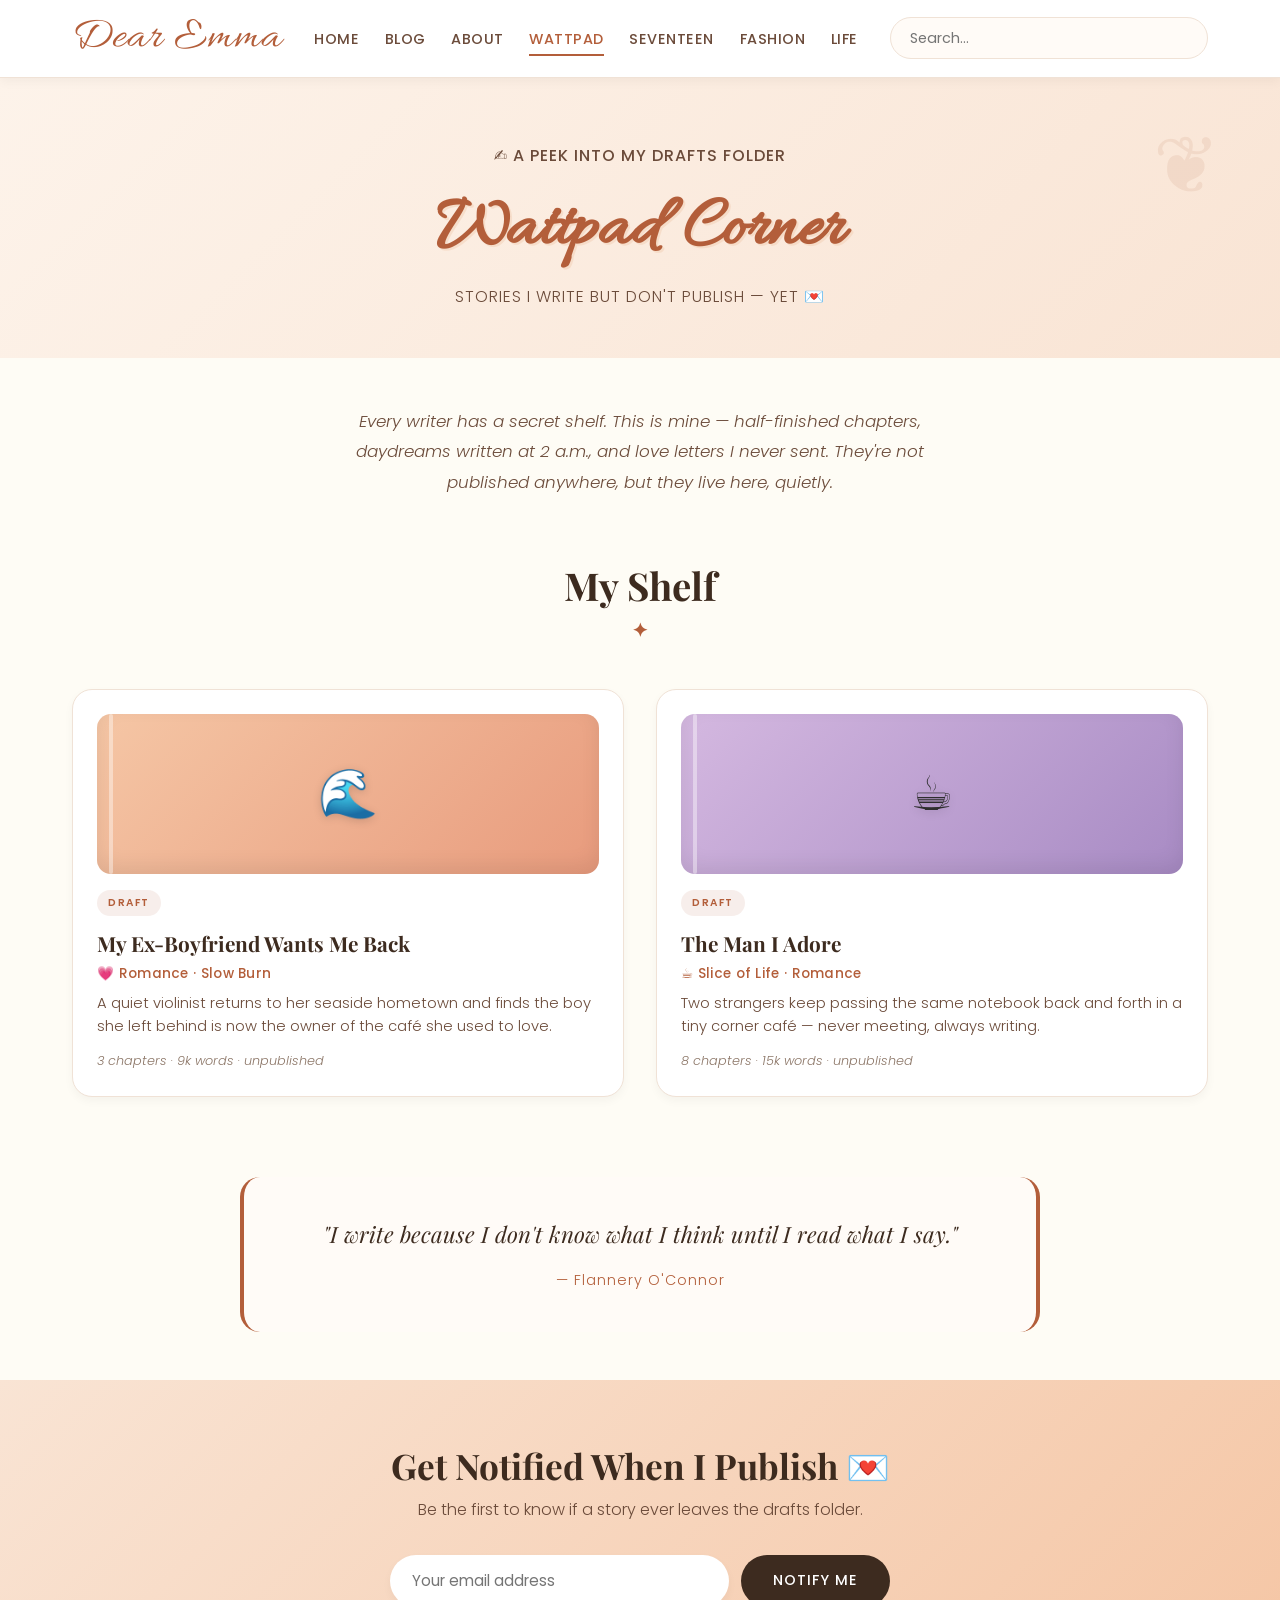
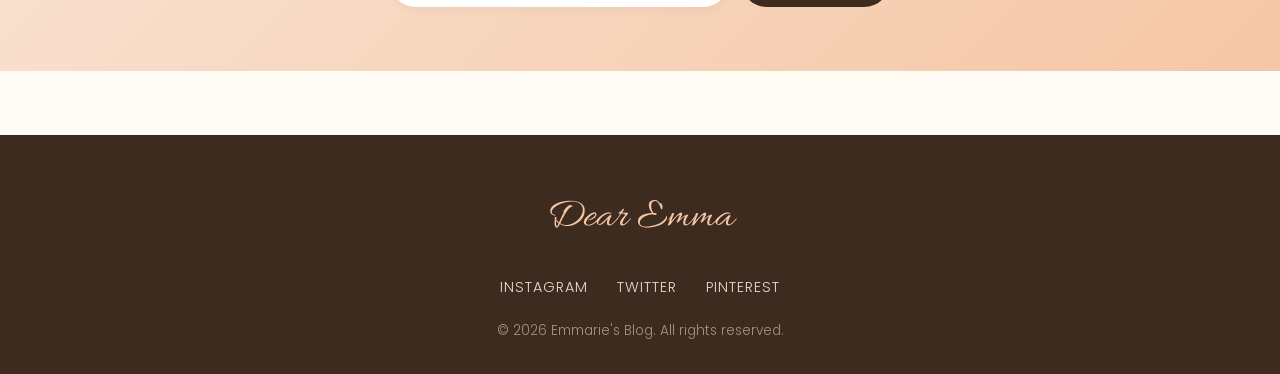
<file: wattpad.html>
<!DOCTYPE html>
<html lang="en">
<head>
  <meta charset="UTF-8">
  <meta name="viewport" content="width=device-width, initial-scale=1.0">
  <title>Dear Emma — Wattpad Corner</title>
  <link rel="preconnect" href="https://fonts.googleapis.com">
  <link rel="preconnect" href="https://fonts.gstatic.com" crossorigin>
  <link href="https://fonts.googleapis.com/css2?family=Allura&family=Playfair+Display:wght@400;600;700&family=Poppins:wght@300;400;500;600&display=swap" rel="stylesheet">
  <link rel="stylesheet" href="style.css">
</head>
<body>

  <!-- ===== HEADER ===== -->
  <header class="site-header">
    <div class="header-inner">
      <a href="index.html" class="logo">Dear Emma</a>

      <nav class="main-nav">
        <ul>
          <ul>
          <li><a href="index.html">Home</a></li>
          <li><a href="blog.html">Blog</a></li>
          <li><a href="about.html">About</a></li>
          <li><a href="wattpad.html">Wattpad</a></li>
          <li><a href="seventeen.html">SEVENTEEN</a></li>
          <li><a href="fashion.html">Fashion</a></li>
          <li><a href="life.html">Life</a></li>
        </ul>
      </nav>

      <div class="search-box">
        <input type="text" placeholder="Search...">
      </div>
    </div>
  </header>

  <!-- ===== PAGE HEADER ===== -->
  <section class="page-header wattpad-header">
    <p class="hero-tag">✍️ A peek into my drafts folder</p>
    <h1>Wattpad Corner</h1>
    <p>Stories I write but don't publish — yet 💌</p>
  </section>

  <!-- ===== INTRO ===== -->
  <section class="wattpad-intro">
    <p>
      Every writer has a secret shelf. This is mine — half-finished chapters,
      daydreams written at 2 a.m., and love letters I never sent.
      They're not published anywhere, but they live here, quietly.
    </p>
  </section>

  <!-- ===== STORY SHELF ===== -->
  <section class="wattpad-shelf-section">
    <h2 class="section-title">My Shelf</h2>

    <div class="story-shelf-grid">

      <!-- STORY 1 -->
      <article class="story-book">
        <div class="book-cover" style="background: linear-gradient(135deg, #f5c6a5, #e89b7d);">
          <span class="book-emoji">🌊</span>
        </div>
        <div class="book-info">
          <span class="story-status">draft</span>
          <h3>My Ex-Boyfriend Wants Me Back</h3>
          <p class="book-genre">💗 Romance · Slow Burn</p>
          <p class="book-blurb">
            A quiet violinist returns to her seaside hometown and finds the
            boy she left behind is now the owner of the café she used to love.
          </p>
          <p class="book-meta">3 chapters · 9k words · unpublished</p>
        </div>
      </article>

      <!-- STORY 2 -->
      <article class="story-book">
        <div class="book-cover" style="background: linear-gradient(135deg, #d4b8e0, #a88bc4);">
          <span class="book-emoji">☕</span>
        </div>
        <div class="book-info">
          <span class="story-status">draft</span>
          <h3>The Man I Adore</h3>
          <p class="book-genre">☕ Slice of Life · Romance</p>
          <p class="book-blurb">
            Two strangers keep passing the same notebook back and forth in a
            tiny corner café — never meeting, always writing.
          </p>
          <p class="book-meta">8 chapters · 15k words · unpublished</p>
        </div>
      </article>

    </div>
  </section>

  <!-- ===== QUOTE ===== -->
  <section class="wattpad-quote">
    <blockquote>
      "I write because I don't know what I think until I read what I say."
      <cite>— Flannery O'Connor</cite>
    </blockquote>
  </section>

  <!-- ===== NEWSLETTER ===== -->
  <section class="newsletter">
    <h2>Get Notified When I Publish 💌</h2>
    <p>Be the first to know if a story ever leaves the drafts folder.</p>
    <form class="newsletter-form">
      <input type="email" placeholder="Your email address" required>
      <button type="submit">Notify Me</button>
    </form>
  </section>

  <!-- ===== FOOTER ===== -->
  <footer class="site-footer">
    <div class="footer-inner">
      <a href="index.html" class="footer-logo">Dear Emma</a>
      <ul class="socials">
        <li><a href="#">Instagram</a></li>
        <li><a href="#">Twitter</a></li>
        <li><a href="#">Pinterest</a></li>
      </ul>
      <p>&copy; 2026 Emmarie's Blog. All rights reserved.</p>
    </div>
  </footer>

  <script src="script.js"></script>
</body>
</html>
</file>
<file: style.css>
/* ============================================
   DEAR EMMA — Global Stylesheet
   ============================================ */

/* ---------- RESET ---------- */
* {
  margin: 0;
  padding: 0;
  box-sizing: border-box;
}

/* ---------- VARIABLES ---------- */
:root {
  --cream: #fefcf5;
  --soft-bg: #fffbf7;
  --peach: #f5c6a5;
  --terracotta: #b35e3a;
  --terracotta-dark: #8f4a2d;
  --brown-dark: #3d2b1f;
  --brown-soft: #6b4b3a;
  --text-dark: #2e2e2e;
  --text-muted: #8b7566;
  --border-soft: #f0e2d6;
  --white: #ffffff;
  --shadow-sm: 0 4px 10px rgba(0, 0, 0, 0.04);
  --shadow-md: 0 20px 40px -12px rgba(0, 0, 0, 0.1);
  --radius: 20px;
  --transition: 0.25s ease;
}

/* ---------- BASE ---------- */
html {
  scroll-behavior: smooth;
}

body {
  font-family: 'Poppins', system-ui, sans-serif;
  background: var(--cream);
  color: var(--text-dark);
  line-height: 1.7;
  font-weight: 300;
  min-height: 100vh;
}

img {
  max-width: 100%;
  display: block;
}

a {
  text-decoration: none;
  color: inherit;
}

ul {
  list-style: none;
}

h1, h2, h3 {
  font-family: 'Playfair Display', serif;
  color: var(--brown-dark);
  line-height: 1.25;
}

/* ============================================
   HEADER
   ============================================ */
.site-header {
  background: var(--white);
  border-bottom: 1px solid var(--border-soft);
  position: sticky;
  top: 0;
  z-index: 100;
  box-shadow: var(--shadow-sm);
}

.header-inner {
  max-width: 1200px;
  margin: 0 auto;
  padding: 1rem 2rem;
  display: flex;
  align-items: center;
  justify-content: space-between;
  gap: 2rem;
}

.logo {
  font-family: 'Allura', cursive;
  font-size: 2.8rem;
  color: var(--terracotta);
  letter-spacing: 1px;
  line-height: 1;
  transition: transform var(--transition);
}

.logo:hover {
  transform: scale(1.05);
}

.main-nav ul {
  display: flex;
  gap: 1.6rem;
  align-items: center;
  flex-wrap: wrap;
}

.main-nav a {
  font-size: 0.9rem;
  font-weight: 500;
  letter-spacing: 0.5px;
  text-transform: uppercase;
  color: var(--brown-soft);
  padding: 0.3rem 0;
  border-bottom: 2px solid transparent;
  transition: color var(--transition), border-color var(--transition);
}

.main-nav a:hover,
.main-nav a.active {
  color: var(--terracotta);
  border-bottom-color: var(--terracotta);
}

.search-box input {
  padding: 0.6rem 1.2rem;
  border: 1.5px solid var(--border-soft);
  border-radius: 40px;
  font-family: inherit;
  font-size: 0.9rem;
  background: var(--soft-bg);
  outline: none;
  min-width: 180px;
  transition: border-color var(--transition), box-shadow var(--transition);
}

.search-box input:focus {
  border-color: var(--terracotta);
  box-shadow: 0 0 0 3px rgba(179, 94, 58, 0.15);
  background: var(--white);
}

/* ============================================
   HERO
   ============================================ */
.hero {
  background: linear-gradient(135deg, #fdf3ea 0%, #f9e4d4 100%);
  padding: 5rem 2rem;
  text-align: center;
  position: relative;
  overflow: hidden;
}

.hero::before {
  content: '';
  position: absolute;
  top: -100px;
  right: -100px;
  width: 300px;
  height: 300px;
  background: radial-gradient(circle, rgba(245, 198, 165, 0.5), transparent 70%);
  border-radius: 50%;
}

.hero::after {
  content: '';
  position: absolute;
  bottom: -80px;
  left: -80px;
  width: 250px;
  height: 250px;
  background: radial-gradient(circle, rgba(212, 184, 224, 0.4), transparent 70%);
  border-radius: 50%;
}

.hero-content {
  position: relative;
  z-index: 2;
  max-width: 700px;
  margin: 0 auto;
}

.hero-tag {
  font-size: 0.85rem;
  letter-spacing: 2px;
  text-transform: uppercase;
  color: var(--terracotta);
  margin-bottom: 1rem;
  font-weight: 500;
}

.hero h1 {
  font-family: 'Allura', cursive;
  font-size: 6rem;
  color: var(--terracotta);
  margin-bottom: 1rem;
  text-shadow: 2px 2px 0 rgba(240, 200, 170, 0.4);
}

.hero-sub {
  font-size: 1.15rem;
  color: var(--brown-soft);
  margin-bottom: 2rem;
  max-width: 550px;
  margin-left: auto;
  margin-right: auto;
}

/* ============================================
   BUTTONS
   ============================================ */
.btn {
  display: inline-block;
  padding: 0.9rem 2.2rem;
  background: var(--terracotta);
  color: var(--white);
  font-family: 'Poppins', sans-serif;
  font-size: 0.9rem;
  font-weight: 500;
  letter-spacing: 1px;
  text-transform: uppercase;
  border-radius: 40px;
  border: none;
  cursor: pointer;
  transition: background var(--transition), transform var(--transition), box-shadow var(--transition);
  box-shadow: 0 8px 20px -6px rgba(179, 94, 58, 0.5);
}

.btn:hover {
  background: var(--terracotta-dark);
  transform: translateY(-2px);
  box-shadow: 0 12px 24px -6px rgba(179, 94, 58, 0.6);
}

/* ============================================
   SECTIONS
   ============================================ */
.section-title {
  font-family: 'Playfair Display', serif;
  font-size: 2.4rem;
  text-align: center;
  margin-bottom: 3rem;
  color: var(--brown-dark);
  position: relative;
}

.section-title::after {
  content: '✦';
  display: block;
  font-size: 1.2rem;
  color: var(--terracotta);
  margin-top: 0.5rem;
}

/* ============================================
   FEATURED POSTS
   ============================================ */
.featured {
  max-width: 1200px;
  margin: 0 auto;
  padding: 5rem 2rem;
}

.post-grid {
  display: grid;
  grid-template-columns: repeat(auto-fit, minmax(280px, 1fr));
  gap: 2rem;
}

.post-card {
  background: var(--white);
  border-radius: var(--radius);
  overflow: hidden;
  box-shadow: var(--shadow-sm);
  border: 1px solid var(--border-soft);
  padding: 1.5rem;
  display: flex;
  flex-direction: column;
  gap: 0.75rem;
  transition: transform var(--transition), box-shadow var(--transition);
}

.post-card:hover {
  transform: translateY(-6px);
  box-shadow: var(--shadow-md);
}

/* ✅ UPDATED: works with <img> tags */
.post-img {
  width: 100%;
  height: 180px;
  object-fit: cover;
  object-position: center;
  border-radius: 14px;
  margin-bottom: 0.5rem;
  transition: transform 0.4s ease;
}

.post-card:hover .post-img {
  transform: scale(1.03);
}

.tag {
  display: inline-block;
  font-size: 0.7rem;
  font-weight: 600;
  letter-spacing: 1.5px;
  text-transform: uppercase;
  color: var(--terracotta);
  background: rgba(179, 94, 58, 0.1);
  padding: 0.3rem 0.8rem;
  border-radius: 20px;
  width: fit-content;
}

.post-card h3 {
  font-size: 1.35rem;
  color: var(--brown-dark);
}

.post-card p {
  font-size: 0.95rem;
  color: var(--text-muted);
  flex-grow: 1;
}

.read-more {
  color: var(--terracotta);
  font-weight: 500;
  font-size: 0.9rem;
  transition: color var(--transition), letter-spacing var(--transition);
  width: fit-content;
}

.read-more:hover {
  color: var(--terracotta-dark);
  letter-spacing: 0.5px;
}

/* ============================================
   NEWSLETTER
   ============================================ */
.newsletter {
  background: linear-gradient(135deg, #f9e4d4, #f5c6a5);
  padding: 4rem 2rem;
  text-align: center;
}

.newsletter h2 {
  font-size: 2.2rem;
  margin-bottom: 0.5rem;
  color: var(--brown-dark);
}

.newsletter p {
  color: var(--brown-soft);
  margin-bottom: 2rem;
  font-size: 1rem;
}

.newsletter-form {
  display: flex;
  justify-content: center;
  gap: 0.75rem;
  max-width: 500px;
  margin: 0 auto;
  flex-wrap: wrap;
}

.newsletter-form input {
  flex: 1;
  min-width: 220px;
  padding: 0.9rem 1.4rem;
  border: none;
  border-radius: 40px;
  font-family: inherit;
  font-size: 0.95rem;
  outline: none;
  background: var(--white);
  box-shadow: var(--shadow-sm);
}

.newsletter-form button {
  padding: 0.9rem 2rem;
  background: var(--brown-dark);
  color: var(--white);
  border: none;
  border-radius: 40px;
  font-family: inherit;
  font-size: 0.9rem;
  font-weight: 500;
  letter-spacing: 1px;
  text-transform: uppercase;
  cursor: pointer;
  transition: background var(--transition), transform var(--transition);
}

.newsletter-form button:hover {
  background: var(--terracotta-dark);
  transform: translateY(-2px);
}

/* ============================================
   PAGE HEADER (inner pages)
   ============================================ */
.page-header {
  background: linear-gradient(135deg, #fdf3ea 0%, #f9e4d4 100%);
  padding: 4rem 2rem 3rem;
  text-align: center;
}

.page-header h1 {
  font-family: 'Allura', cursive;
  font-size: 4.5rem;
  color: var(--terracotta);
  margin-bottom: 0.5rem;
  text-shadow: 2px 2px 0 rgba(240, 200, 170, 0.4);
}

.page-header p {
  color: var(--brown-soft);
  font-size: 1rem;
  letter-spacing: 1px;
  text-transform: uppercase;
}

/* ============================================
   BLOG LAYOUT
   ============================================ */
.blog-section {
  max-width: 1200px;
  margin: 0 auto;
  padding: 4rem 2rem;
}

.blog-layout {
  display: grid;
  grid-template-columns: 2fr 1fr;
  gap: 3rem;
}

.posts-column {
  display: flex;
  flex-direction: column;
  gap: 2.5rem;
}

.blog-post {
  background: var(--white);
  border-radius: var(--radius);
  padding: 2rem;
  border: 1px solid var(--border-soft);
  box-shadow: var(--shadow-sm);
  display: flex;
  flex-direction: column;
  gap: 0.75rem;
  transition: transform var(--transition), box-shadow var(--transition);
}

.blog-post:hover {
  transform: translateY(-4px);
  box-shadow: var(--shadow-md);
}

.blog-post h2 {
  font-size: 1.8rem;
  color: var(--brown-dark);
}

.post-meta {
  font-size: 0.85rem;
  color: var(--text-muted);
  font-style: italic;
}

/* ✅ UPDATED: works with <img> tags */
.post-image {
  width: 100%;
  height: 220px;
  object-fit: cover;
  object-position: center;
  border-radius: 14px;
  margin: 0.5rem 0;
  transition: transform 0.4s ease, filter 0.4s ease;
}

.blog-post:hover .post-image {
  transform: scale(1.02);
  filter: brightness(1.05);
}

.blog-post p {
  font-size: 0.98rem;
  color: var(--brown-soft);
}

/* ============================================
   SIDEBAR
   ============================================ */
.sidebar {
  display: flex;
  flex-direction: column;
  gap: 2rem;
  position: sticky;
  top: 100px;
  align-self: start;
}

.widget {
  background: var(--white);
  border-radius: var(--radius);
  padding: 1.8rem;
  border: 1px solid var(--border-soft);
  box-shadow: var(--shadow-sm);
}

.widget h3 {
  font-size: 1.3rem;
  margin-bottom: 1rem;
  color: var(--brown-dark);
  padding-bottom: 0.5rem;
  border-bottom: 2px solid var(--border-soft);
}

.widget p {
  font-size: 0.92rem;
  color: var(--brown-soft);
}

/* ✅ UPDATED: works with <img> tags */
.mini-avatar {
  width: 80px;
  height: 80px;
  border-radius: 50%;
  object-fit: cover;
  object-position: center;
  margin: 0 auto 1rem;
  border: 3px solid var(--white);
  box-shadow: var(--shadow-sm);
  display: block;
}

.category-list li {
  margin-bottom: 0.6rem;
}

.category-list a {
  display: block;
  font-size: 0.95rem;
  color: var(--brown-soft);
  padding: 0.4rem 0;
  transition: color var(--transition), padding-left var(--transition);
  border-bottom: 1px dashed var(--border-soft);
}

.category-list li:last-child a {
  border-bottom: none;
}

.category-list a:hover {
  color: var(--terracotta);
  padding-left: 6px;
}

.socials-list li {
  margin-bottom: 0.6rem;
}

.socials-list a {
  font-size: 0.95rem;
  color: var(--brown-soft);
  transition: color var(--transition), padding-left var(--transition);
}

.socials-list a:hover {
  color: var(--terracotta);
  padding-left: 6px;
}

/* ============================================
   ABOUT PAGE
   ============================================ */
.about-section {
  max-width: 1000px;
  margin: 0 auto;
  padding: 4rem 2rem;
}

.about-container {
  display: grid;
  grid-template-columns: 1fr 2fr;
  gap: 3rem;
  align-items: start;
}

.about-image {
  display: flex;
  justify-content: center;
}

/* ✅ UPDATED: works with <img> tags */
.avatar {
  width: 220px;
  height: 220px;
  border-radius: 50%;
  object-fit: cover;
  object-position: center;
  border: 5px solid var(--white);
  box-shadow: var(--shadow-md);
  transition: transform 0.4s ease, box-shadow 0.4s ease;
}

.avatar:hover {
  transform: scale(1.04);
  box-shadow: 0 25px 50px -12px rgba(179, 94, 58, 0.35);
}

.about-text h2 {
  font-size: 2rem;
  margin-bottom: 1rem;
  color: var(--terracotta);
}

.about-text p {
  margin-bottom: 1rem;
  color: var(--brown-soft);
  font-size: 1rem;
}

.about-text h3 {
  font-size: 1.3rem;
  margin: 1.5rem 0 0.8rem;
  color: var(--brown-dark);
}

.love-list li {
  padding: 0.4rem 0;
  color: var(--brown-soft);
  font-size: 0.98rem;
}

/* ============================================
   FOOTER
   ============================================ */
.site-footer {
  background: var(--brown-dark);
  color: #e8dcd0;
  padding: 3rem 2rem 2rem;
  margin-top: 4rem;
}

.footer-inner {
  max-width: 1200px;
  margin: 0 auto;
  text-align: center;
  display: flex;
  flex-direction: column;
  gap: 1.2rem;
  align-items: center;
}

.footer-logo {
  font-family: 'Allura', cursive;
  font-size: 2.6rem;
  color: var(--peach);
}

.socials {
  display: flex;
  gap: 1.8rem;
  flex-wrap: wrap;
  justify-content: center;
}

.socials a {
  font-size: 0.9rem;
  letter-spacing: 1px;
  text-transform: uppercase;
  color: #e8dcd0;
  transition: color var(--transition);
}

.socials a:hover {
  color: var(--peach);
}

.site-footer p {
  font-size: 0.85rem;
  color: #a8917f;
}

/* ============================================
   RESPONSIVE
   ============================================ */
@media (max-width: 900px) {
  .blog-layout {
    grid-template-columns: 1fr;
  }

  .sidebar {
    position: static;
  }

  .about-container {
    grid-template-columns: 1fr;
    text-align: center;
  }

  .about-image {
    margin-bottom: 1rem;
  }

  .love-list {
    text-align: left;
    display: inline-block;
  }
}

@media (max-width: 768px) {
  .header-inner {
    flex-direction: column;
    gap: 1rem;
    padding: 1rem;
  }

  .main-nav ul {
    justify-content: center;
    gap: 1rem;
  }

  .search-box input {
    width: 100%;
    min-width: unset;
  }

  .hero {
    padding: 3.5rem 1.5rem;
  }

  .hero h1 {
    font-size: 4rem;
  }

  .page-header h1 {
    font-size: 3.2rem;
  }

  .logo {
    font-size: 2.3rem;
  }

  .section-title {
    font-size: 1.9rem;
  }

  .featured,
  .blog-section,
  .about-section {
    padding: 3rem 1.2rem;
  }

  .newsletter-form {
    flex-direction: column;
  }

  .newsletter-form input,
  .newsletter-form button {
    width: 100%;
  }
}

@media (max-width: 480px) {
  .hero h1 {
    font-size: 3.2rem;
  }

  .page-header h1 {
    font-size: 2.6rem;
  }

  .main-nav a {
    font-size: 0.8rem;
  }

  .blog-post h2 {
    font-size: 1.5rem;
  }
}

/* ============================================
   JAVASCRIPT-DRIVEN STYLES
   ============================================ */

/* --- Fade-in animation on scroll --- */
@keyframes fadeIn {
  from { opacity: 0; transform: translateY(10px); }
  to   { opacity: 1; transform: translateY(0); }
}

.fade-in-up {
  animation: fadeIn 0.6s ease forwards;
}

/* --- No search results message --- */
.no-results {
  grid-column: 1 / -1;
  text-align: center;
  padding: 3rem 1rem;
  font-size: 1.1rem;
  color: var(--text-muted);
  font-style: italic;
  background: var(--soft-bg);
  border-radius: var(--radius);
  border: 1px dashed var(--border-soft);
}

/* --- Newsletter success message --- */
.subscribe-success {
  font-size: 1.1rem;
  color: var(--brown-dark);
  font-weight: 500;
  background: var(--white);
  padding: 1.2rem 2rem;
  border-radius: 40px;
  box-shadow: var(--shadow-sm);
  animation: fadeIn 0.4s ease;
}

/* --- Active category highlight --- */
.category-list a.active-cat {
  color: var(--terracotta);
  font-weight: 600;
  padding-left: 6px;
}

.category-list a.active-cat::before {
  content: '→ ';
  color: var(--terracotta);
}

/* --- Back to top button --- */
.back-to-top {
  position: fixed;
  bottom: 30px;
  right: 30px;
  width: 50px;
  height: 50px;
  border-radius: 50%;
  background: var(--terracotta);
  color: var(--white);
  border: none;
  font-size: 1.4rem;
  font-weight: bold;
  cursor: pointer;
  box-shadow: 0 8px 20px -6px rgba(179, 94, 58, 0.6);
  opacity: 0;
  visibility: hidden;
  transform: translateY(20px);
  transition: all 0.3s ease;
  z-index: 999;
}

.back-to-top.visible {
  opacity: 1;
  visibility: visible;
  transform: translateY(0);
}

.back-to-top:hover {
  background: var(--terracotta-dark);
  transform: translateY(-4px) scale(1.05);
}

/* --- Mobile tweak --- */
@media (max-width: 480px) {
  .back-to-top {
    width: 42px;
    height: 42px;
    bottom: 20px;
    right: 20px;
    font-size: 1.1rem;
  }
}
/* ============================================
   WATTPAD CORNER
   ============================================ */
.wattpad-corner {
  background: linear-gradient(135deg, #fdf3ea 0%, #f9e4d4 100%);
  padding: 5rem 2rem;
  position: relative;
  overflow: hidden;
}

.wattpad-corner::before {
  content: '❦';
  position: absolute;
  top: 20px;
  right: 40px;
  font-size: 6rem;
  color: rgba(179, 94, 58, 0.08);
  font-family: serif;
}

.wattpad-inner {
  max-width: 1000px;
  margin: 0 auto;
  text-align: center;
  position: relative;
  z-index: 2;
}

.wattpad-label {
  font-size: 0.85rem;
  letter-spacing: 3px;
  text-transform: uppercase;
  color: var(--terracotta);
  font-weight: 500;
  margin-bottom: 0.8rem;
}

.wattpad-title {
  font-family: 'Playfair Display', serif;
  font-size: 2.6rem;
  color: var(--brown-dark);
  margin-bottom: 1rem;
}

.wattpad-sub {
  font-size: 1.05rem;
  color: var(--brown-soft);
  max-width: 600px;
  margin: 0 auto 0.5rem;
}

.wattpad-note {
  font-size: 0.95rem;
  color: var(--terracotta);
  font-style: italic;
  margin-bottom: 3rem;
}

/* ---- Story shelf ---- */
.wattpad-shelf {
  display: grid;
  grid-template-columns: repeat(auto-fit, minmax(260px, 1fr));
  gap: 1.5rem;
  margin-bottom: 3rem;
}

.story-card {
  background: var(--white);
  border-radius: var(--radius);
  padding: 1.5rem;
  display: flex;
  gap: 1rem;
  text-align: left;
  border: 1px solid var(--border-soft);
  box-shadow: var(--shadow-sm);
  transition: transform var(--transition), box-shadow var(--transition);
}

.story-card:hover {
  transform: translateY(-6px);
  box-shadow: var(--shadow-md);
}

.story-spine {
  width: 8px;
  border-radius: 6px;
  flex-shrink: 0;
}

.story-info {
  flex: 1;
}

.story-status {
  display: inline-block;
  font-size: 0.65rem;
  font-weight: 600;
  letter-spacing: 1.5px;
  text-transform: uppercase;
  color: var(--terracotta);
  background: rgba(179, 94, 58, 0.1);
  padding: 0.2rem 0.6rem;
  border-radius: 20px;
  margin-bottom: 0.5rem;
}

.story-info h3 {
  font-family: 'Playfair Display', serif;
  font-size: 1.2rem;
  color: var(--brown-dark);
  margin-bottom: 0.4rem;
}

.story-info p {
  font-size: 0.9rem;
  color: var(--brown-soft);
  margin-bottom: 0.4rem;
}

.story-meta {
  font-size: 0.8rem !important;
  color: var(--text-muted) !important;
  font-style: italic;
}

/* ---- Wattpad button ---- */
.wattpad-btn {
  display: inline-block;
  padding: 0.9rem 2.2rem;
  background: var(--brown-dark);
  color: var(--white);
  font-family: 'Poppins', sans-serif;
  font-size: 0.9rem;
  font-weight: 500;
  letter-spacing: 1px;
  text-transform: uppercase;
  border-radius: 40px;
  transition: background var(--transition), transform var(--transition), box-shadow var(--transition);
  box-shadow: 0 8px 20px -6px rgba(61, 43, 31, 0.4);
}

.wattpad-btn:hover {
  background: var(--terracotta-dark);
  transform: translateY(-2px);
  box-shadow: 0 12px 24px -6px rgba(179, 94, 58, 0.5);
}

/* ---- Responsive ---- */
@media (max-width: 768px) {
  .wattpad-title {
    font-size: 2rem;
  }

  .wattpad-corner {
    padding: 3.5rem 1.5rem;
  }

  .story-card {
    padding: 1.2rem;
  }
}

@media (max-width: 480px) {
  .wattpad-title {
    font-size: 1.7rem;
  }
}
/* ============================================
   WATTPAD PAGE
   ============================================ */

/* --- Page header variant --- */
.wattpad-header {
  background: linear-gradient(135deg, #fdf3ea 0%, #f9e4d4 100%);
  position: relative;
  overflow: hidden;
}

.wattpad-header::before {
  content: '❦';
  position: absolute;
  top: 20px;
  right: 60px;
  font-size: 5rem;
  color: rgba(179, 94, 58, 0.1);
  font-family: serif;
}

/* --- Intro paragraph --- */
.wattpad-intro {
  max-width: 700px;
  margin: 3rem auto 0;
  padding: 0 2rem;
  text-align: center;
  font-size: 1.05rem;
  color: var(--brown-soft);
  font-style: italic;
  line-height: 1.8;
}

/* --- Shelf section --- */
.wattpad-shelf-section {
  max-width: 1200px;
  margin: 0 auto;
  padding: 4rem 2rem 2rem;
}

.story-shelf-grid {
  display: grid;
  grid-template-columns: repeat(auto-fit, minmax(280px, 1fr));
  gap: 2rem;
  margin-top: 2rem;
}

/* --- Story card --- */
.story-book {
  background: var(--white);
  border-radius: var(--radius);
  padding: 1.5rem;
  border: 1px solid var(--border-soft);
  box-shadow: var(--shadow-sm);
  display: flex;
  flex-direction: column;
  gap: 1rem;
  transition: transform var(--transition), box-shadow var(--transition);
}

.story-book:hover {
  transform: translateY(-6px);
  box-shadow: var(--shadow-md);
}

/* --- Book cover --- */
.book-cover {
  height: 160px;
  border-radius: 14px;
  display: flex;
  align-items: center;
  justify-content: center;
  box-shadow: inset 0 -8px 20px rgba(0, 0, 0, 0.08);
  position: relative;
  overflow: hidden;
}

.book-cover::after {
  content: '';
  position: absolute;
  top: 0;
  left: 12px;
  bottom: 0;
  width: 4px;
  background: rgba(255, 255, 255, 0.4);
  border-radius: 4px;
}

.book-emoji {
  font-size: 3rem;
  filter: drop-shadow(0 2px 4px rgba(0, 0, 0, 0.15));
}

.book-cover-empty {
  background: repeating-linear-gradient(
    45deg,
    #f9f4ee,
    #f9f4ee 10px,
    #f3ebe0 10px,
    #f3ebe0 20px
  );
}

/* --- Book info --- */
.book-info {
  display: flex;
  flex-direction: column;
  gap: 0.4rem;
}

.book-info h3 {
  font-family: 'Playfair Display', serif;
  font-size: 1.3rem;
  color: var(--brown-dark);
}

.book-genre {
  font-size: 0.85rem;
  color: var(--terracotta);
  font-weight: 500;
  letter-spacing: 0.3px;
}

.book-blurb {
  font-size: 0.92rem;
  color: var(--brown-soft);
  line-height: 1.6;
}

.book-meta {
  font-size: 0.8rem;
  color: var(--text-muted);
  font-style: italic;
  margin-top: 0.3rem;
}

/* --- Status badges --- */
.story-status {
  display: inline-block;
  font-size: 0.65rem;
  font-weight: 600;
  letter-spacing: 1.5px;
  text-transform: uppercase;
  color: var(--terracotta);
  background: rgba(179, 94, 58, 0.1);
  padding: 0.25rem 0.7rem;
  border-radius: 20px;
  width: fit-content;
}

.status-soon {
  background: rgba(212, 184, 224, 0.25);
  color: #7a5a94;
}

/* --- Empty / coming soon card --- */
.story-book-empty {
  opacity: 0.85;
}

/* --- Quote block --- */
.wattpad-quote {
  max-width: 800px;
  margin: 3rem auto;
  padding: 2.5rem 2rem;
  text-align: center;
  background: var(--soft-bg);
  border-radius: var(--radius);
  border-left: 4px solid var(--terracotta);
  border-right: 4px solid var(--terracotta);
}

.wattpad-quote blockquote {
  font-family: 'Playfair Display', serif;
  font-size: 1.4rem;
  font-style: italic;
  color: var(--brown-dark);
  line-height: 1.6;
}

.wattpad-quote cite {
  display: block;
  margin-top: 1rem;
  font-size: 0.9rem;
  font-family: 'Poppins', sans-serif;
  font-style: normal;
  letter-spacing: 1px;
  color: var(--terracotta);
}

/* --- Responsive --- */
@media (max-width: 768px) {
  .story-shelf-grid {
    grid-template-columns: 1fr;
  }

  .wattpad-quote blockquote {
    font-size: 1.15rem;
  }

  .wattpad-intro {
    font-size: 0.98rem;
  }
}

@media (max-width: 480px) {
  .wattpad-quote {
    padding: 1.8rem 1.2rem;
  }

  .wattpad-quote blockquote {
    font-size: 1rem;
  }

  .book-cover {
    height: 130px;
  }

  .book-emoji {
    font-size: 2.4rem;
  }
}

/* ============================================
   CORNER PAGES (SEVENTEEN · Fashion · Life)
   ============================================ */

/* --- Shared corner intro --- */
.corner-intro {
  max-width: 720px;
  margin: 3rem auto 0;
  padding: 0 2rem;
  text-align: center;
  font-size: 1.05rem;
  color: var(--brown-soft);
  font-style: italic;
  line-height: 1.8;
}

/* --- Shared corner featured --- */
.corner-featured {
  max-width: 1200px;
  margin: 0 auto;
  padding: 4rem 2rem 2rem;
}

/* --- Shared quote block --- */
.corner-quote {
  max-width: 800px;
  margin: 3rem auto;
  padding: 2.5rem 2rem;
  text-align: center;
  background: var(--soft-bg);
  border-radius: var(--radius);
  border-left: 4px solid var(--terracotta);
  border-right: 4px solid var(--terracotta);
}

.corner-quote blockquote {
  font-family: 'Playfair Display', serif;
  font-size: 1.4rem;
  font-style: italic;
  color: var(--brown-dark);
  line-height: 1.6;
}

.corner-quote cite {
  display: block;
  margin-top: 1rem;
  font-size: 0.9rem;
  font-family: 'Poppins', sans-serif;
  font-style: normal;
  letter-spacing: 1px;
  color: var(--terracotta);
}

/* ============================================
   THEMED PAGE HEADERS
   ============================================ */

/* --- SEVENTEEN: soft rose gold --- */
.seventeen-header {
  background: linear-gradient(135deg, #fce8e6 0%, #f5c6c2 100%);
}

.seventeen-header h1 {
  color: #b3595e;
}

.seventeen-quote {
  border-color: #e8a5a3;
}

.seventeen-quote cite {
  color: #b3595e;
}

/* --- Fashion: soft lilac --- */
.fashion-header {
  background: linear-gradient(135deg, #f0e6f6 0%, #d4b8e0 100%);
}

.fashion-header h1 {
  color: #7a5a94;
}

.fashion-quote {
  border-color: #a88bc4;
}

.fashion-quote cite {
  color: #7a5a94;
}

/* --- Life: soft sage --- */
.life-header {
  background: linear-gradient(135deg, #e6f4eb 0%, #b8dfc6 100%);
}

.life-header h1 {
  color: #4f8464;
}

.life-quote {
  border-color: #8ec9a5;
}

.life-quote cite {
  color: #4f8464;
}

/* --- Responsive --- */
@media (max-width: 768px) {
  .corner-intro {
    font-size: 0.98rem;
  }

  .corner-quote blockquote {
    font-size: 1.15rem;
  }
}

@media (max-width: 480px) {
  .corner-quote {
    padding: 1.8rem 1.2rem;
  }

  .corner-quote blockquote {
    font-size: 1rem;
  }
}

/* ============================================
   BIAS SPOTLIGHT (SEVENTEEN PAGE)
   ============================================ */
.bias-spotlight {
  max-width: 1000px;
  margin: 2rem auto 3rem;
  padding: 0 2rem;
}

.bias-card {
  background: var(--white);
  border-radius: var(--radius);
  padding: 2.5rem;
  display: grid;
  grid-template-columns: 1fr 2fr;
  gap: 2.5rem;
  align-items: center;
  border: 1px solid var(--border-soft);
  box-shadow: var(--shadow-md);
  position: relative;
  overflow: hidden;
}

.bias-card::before {
  content: '';
  position: absolute;
  top: -60px;
  right: -60px;
  width: 200px;
  height: 200px;
  background: radial-gradient(circle, rgba(155, 180, 212, 0.25), transparent 70%);
  border-radius: 50%;
}

.bias-image {
  display: flex;
  justify-content: center;
  position: relative;
  z-index: 2;
}

.bias-avatar {
  width: 200px;
  height: 200px;
  border-radius: 50%;
  object-fit: cover;
  object-position: center top;
  border: 6px solid var(--white);
  box-shadow: var(--shadow-md);
  transition: transform 0.4s ease, box-shadow 0.4s ease;
}

.bias-avatar:hover {
  transform: scale(1.04);
  box-shadow: 0 25px 50px -12px rgba(155, 180, 212, 0.45);
}

.bias-info {
  position: relative;
  z-index: 2;
}

.bias-label {
  font-size: 0.8rem;
  letter-spacing: 2px;
  text-transform: uppercase;
  color: #7a8fb3;
  font-weight: 600;
  margin-bottom: 0.5rem;
}

.bias-info h2 {
  font-family: 'Playfair Display', serif;
  font-size: 2.2rem;
  color: var(--brown-dark);
  margin-bottom: 0.3rem;
}

.bias-sub {
  font-size: 0.9rem;
  color: var(--terracotta);
  font-weight: 500;
  margin-bottom: 1.2rem;
  letter-spacing: 0.5px;
}

.bias-desc {
  font-size: 0.98rem;
  color: var(--brown-soft);
  line-height: 1.7;
  margin-bottom: 1.2rem;
}

.bias-tags {
  display: flex;
  flex-wrap: wrap;
  gap: 0.5rem;
  margin-bottom: 1.2rem;
}

.bias-tags li {
  font-size: 0.8rem;
  padding: 0.3rem 0.8rem;
  background: rgba(155, 180, 212, 0.15);
  color: #5a6d8a;
  border-radius: 20px;
  font-weight: 500;
}

.bias-quote {
  font-family: 'Playfair Display', serif;
  font-style: italic;
  font-size: 1rem;
  color: var(--brown-dark);
  padding-left: 1rem;
  border-left: 3px solid #9bb4d4;
}

/* Bias gradient helper for post card */
.bias-gradient-1 {
  background: linear-gradient(135deg, #c9d8e8, #9bb4d4);
}

/* --- Responsive --- */
@media (max-width: 768px) {
  .bias-card {
    grid-template-columns: 1fr;
    text-align: center;
    padding: 2rem 1.5rem;
  }

  .bias-image {
    margin-bottom: 1rem;
  }

  .bias-avatar {
    width: 150px;
    height: 150px;
    font-size: 3rem;
  }

  .bias-info h2 {
    font-size: 1.8rem;
  }

  .bias-tags {
    justify-content: center;
  }

  .bias-quote {
    text-align: left;
  }
}

/* ============================================
   POST MODAL POPUP
   ============================================ */
.modal {
  position: fixed;
  inset: 0;
  background: rgba(61, 43, 31, 0.65);
  backdrop-filter: blur(6px);
  -webkit-backdrop-filter: blur(6px);
  display: flex;
  align-items: center;
  justify-content: center;
  padding: 2rem 1rem;
  opacity: 0;
  visibility: hidden;
  transition: opacity 0.3s ease, visibility 0.3s ease;
  z-index: 1000;
  overflow-y: auto;
}

.modal.open {
  opacity: 1;
  visibility: visible;
}

.modal-content {
  background: var(--white);
  border-radius: var(--radius);
  padding: 2.5rem;
  max-width: 720px;
  width: 100%;
  max-height: 88vh;
  overflow-y: auto;
  position: relative;
  box-shadow: 0 30px 60px -20px rgba(0, 0, 0, 0.35);
  animation: modalIn 0.35s ease;
  margin: auto;
}

@keyframes modalIn {
  from {
    opacity: 0;
    transform: translateY(30px) scale(0.97);
  }
  to {
    opacity: 1;
    transform: translateY(0) scale(1);
  }
}

/* --- Close button --- */
.modal-close {
  position: absolute;
  top: 15px;
  right: 20px;
  background: none;
  border: none;
  font-size: 2rem;
  color: var(--brown-soft);
  cursor: pointer;
  line-height: 1;
  padding: 0.2rem 0.5rem;
  border-radius: 50%;
  transition: color 0.25s ease, transform 0.25s ease, background 0.25s ease;
  z-index: 2;
}

.modal-close:hover {
  color: var(--terracotta);
  background: rgba(179, 94, 58, 0.1);
  transform: rotate(90deg);
}

/* --- Modal typography --- */
.modal-content h2 {
  font-family: 'Playfair Display', serif;
  font-size: 1.9rem;
  color: var(--brown-dark);
  margin: 0.8rem 0 0.5rem;
  line-height: 1.25;
}

.modal-content h3 {
  font-family: 'Playfair Display', serif;
  font-size: 1.3rem;
  color: var(--brown-dark);
  margin: 1.8rem 0 0.6rem;
  padding-left: 0.8rem;
  border-left: 3px solid var(--terracotta);
}

.modal-image {
  width: 100%;
  height: 300px;
  object-fit: cover;
  border-radius: 14px;
  margin: 1.2rem 0 1.5rem;
  box-shadow: var(--shadow-sm);
}

.modal-content p {
  font-size: 1rem;
  color: var(--brown-soft);
  line-height: 1.75;
  margin-bottom: 1rem;
}

.modal-content blockquote {
  font-family: 'Playfair Display', serif;
  font-style: italic;
  font-size: 1.1rem;
  color: var(--brown-dark);
  padding: 1.2rem 1.6rem;
  background: var(--soft-bg);
  border-left: 4px solid var(--terracotta);
  border-radius: 12px;
  margin: 1.5rem 0;
}

/* --- Read More button (was a link, now a button) --- */
.read-more {
  background: none;
  border: none;
  padding: 0;
  cursor: pointer;
  font-family: inherit;
  color: var(--terracotta);
  font-weight: 500;
  font-size: 0.9rem;
  transition: color var(--transition), letter-spacing var(--transition);
  width: fit-content;
  text-align: left;
}

.read-more:hover {
  color: var(--terracotta-dark);
  letter-spacing: 0.5px;
}

/* --- Scrollbar inside modal (optional) --- */
.modal-content::-webkit-scrollbar {
  width: 8px;
}

.modal-content::-webkit-scrollbar-track {
  background: var(--soft-bg);
  border-radius: 10px;
}

.modal-content::-webkit-scrollbar-thumb {
  background: var(--peach);
  border-radius: 10px;
}

.modal-content::-webkit-scrollbar-thumb:hover {
  background: var(--terracotta);
}

/* --- Responsive --- */
@media (max-width: 768px) {
  .modal {
    padding: 1rem;
  }

  .modal-content {
    padding: 1.8rem 1.4rem;
    max-height: 92vh;
  }

  .modal-content h2 {
    font-size: 1.5rem;
  }

  .modal-content h3 {
    font-size: 1.15rem;
  }

  .modal-image {
    height: 200px;
  }

  .modal-close {
    font-size: 1.7rem;
    top: 10px;
    right: 14px;
  }
}

@media (max-width: 480px) {
  .modal-content {
    padding: 1.5rem 1.1rem;
  }

  .modal-content h2 {
    font-size: 1.3rem;
  }

  .modal-image {
    height: 170px;
  }

  .modal-content p {
    font-size: 0.95rem;
  }
}
</file>
